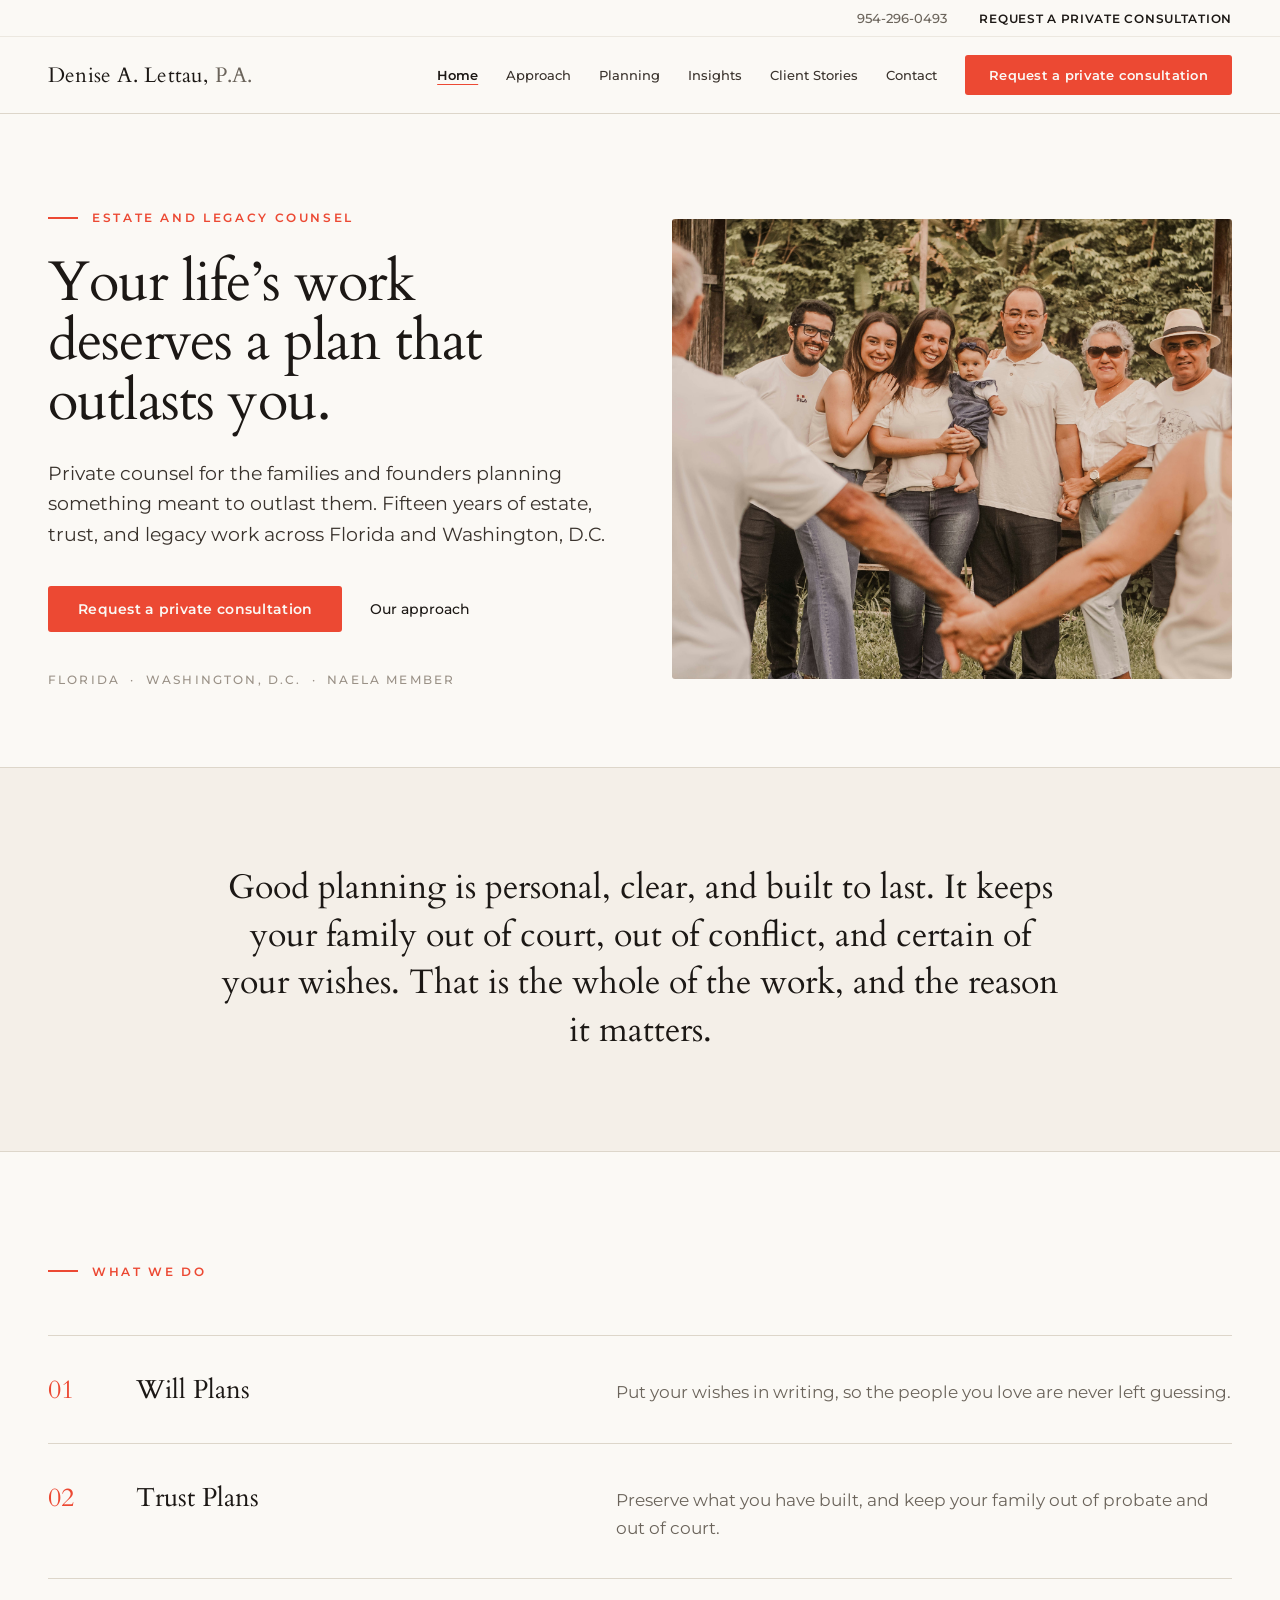
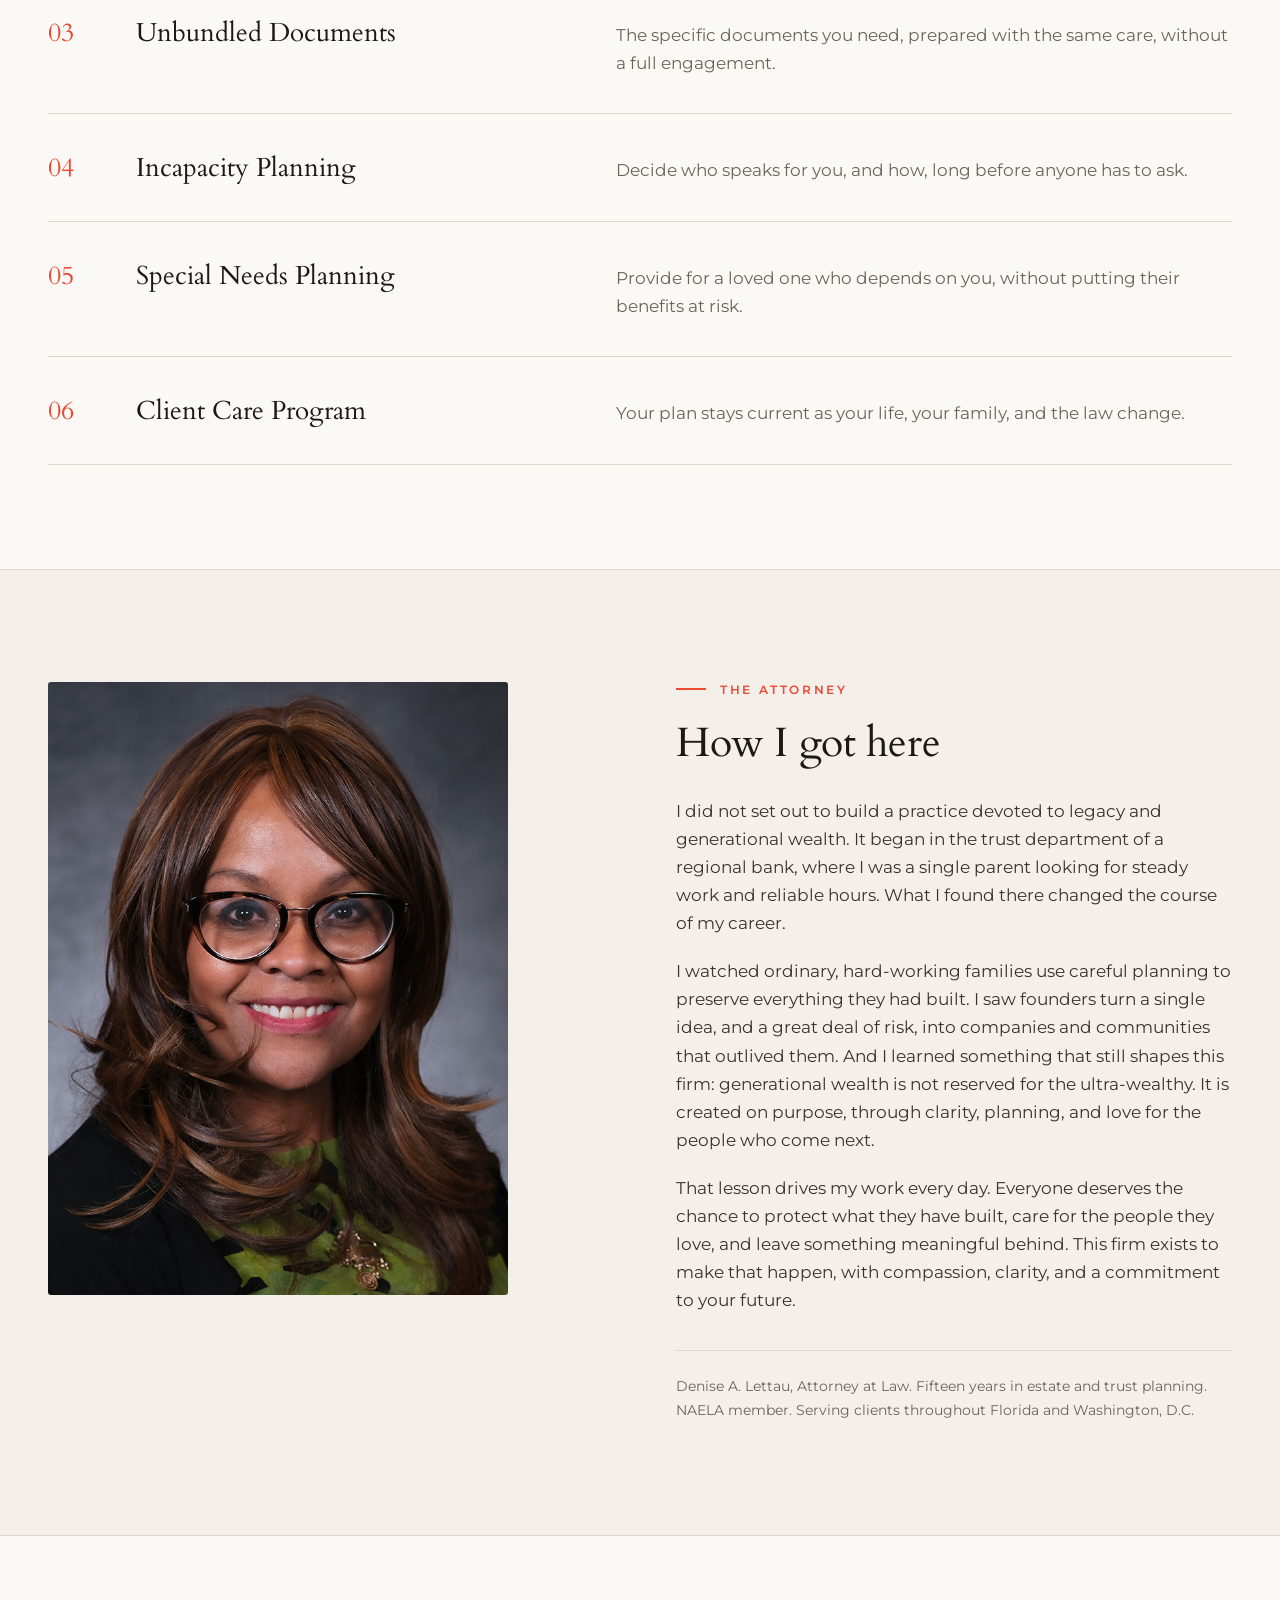
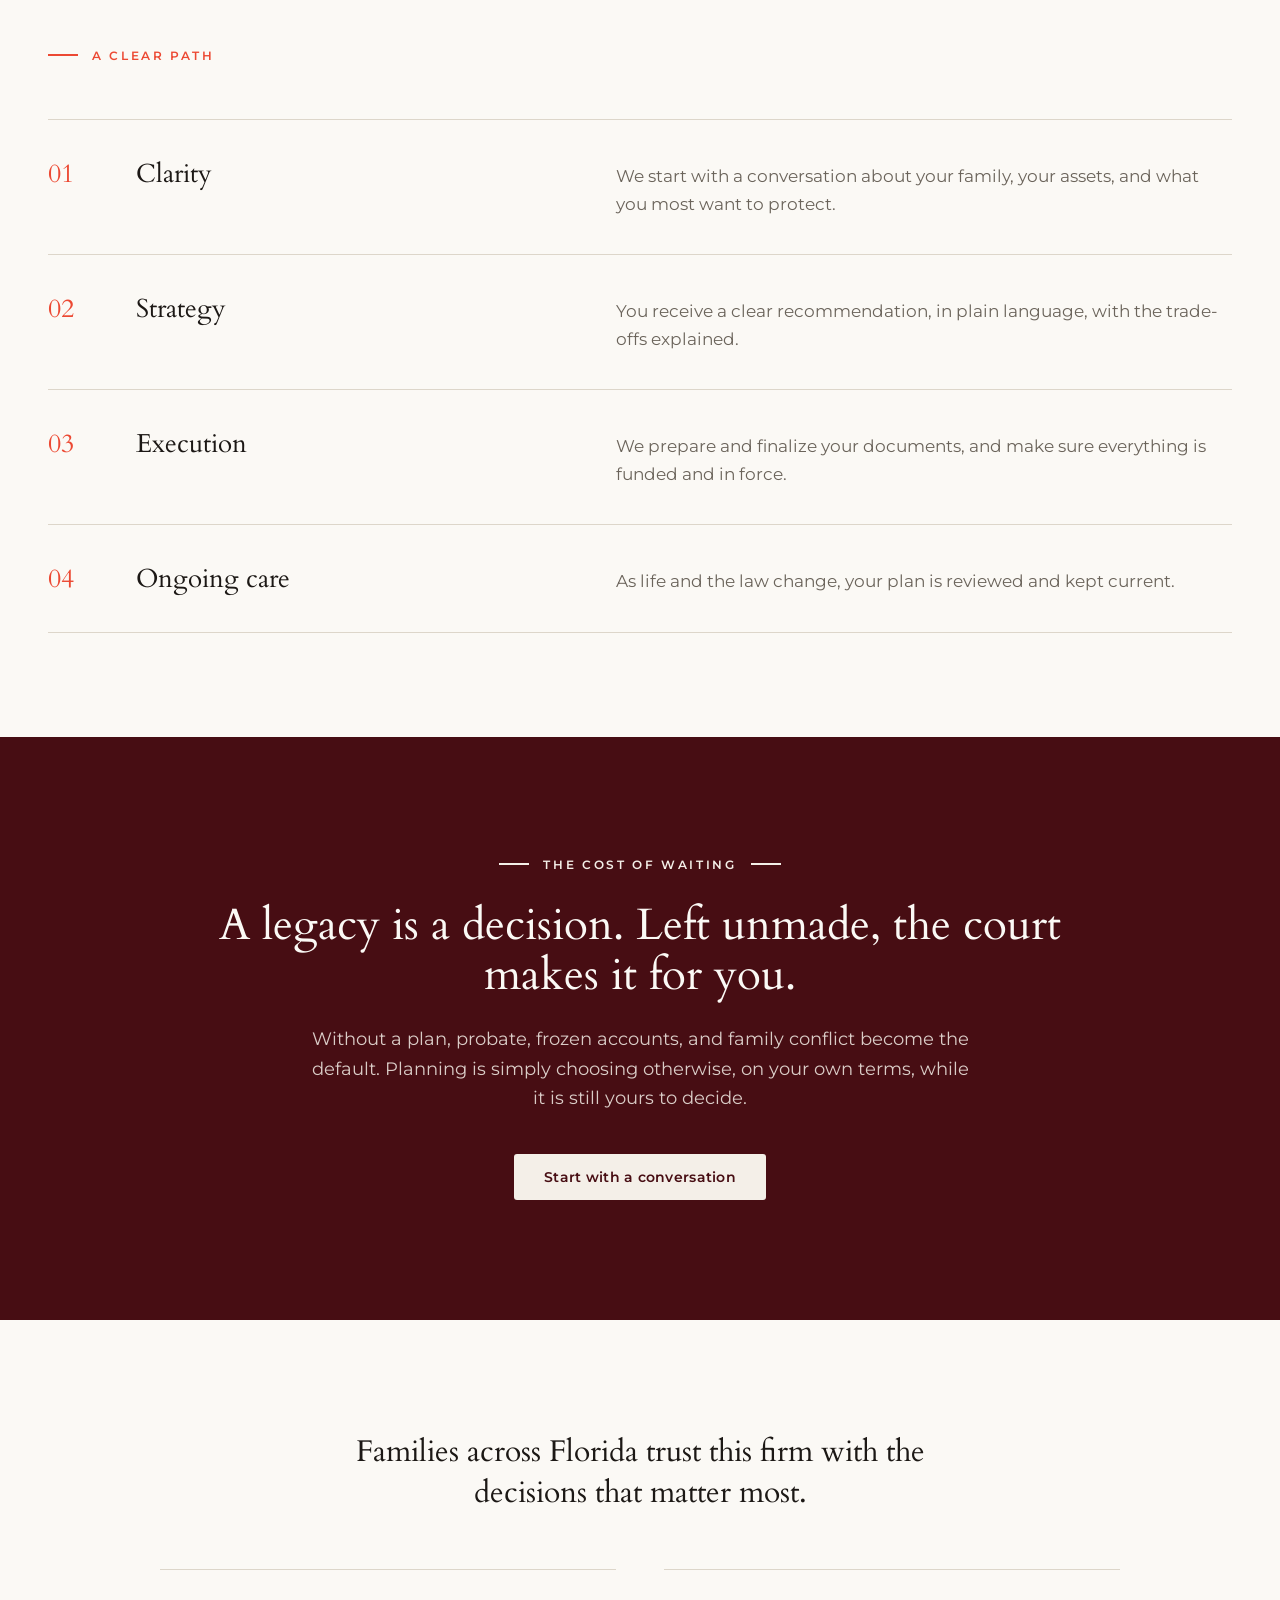
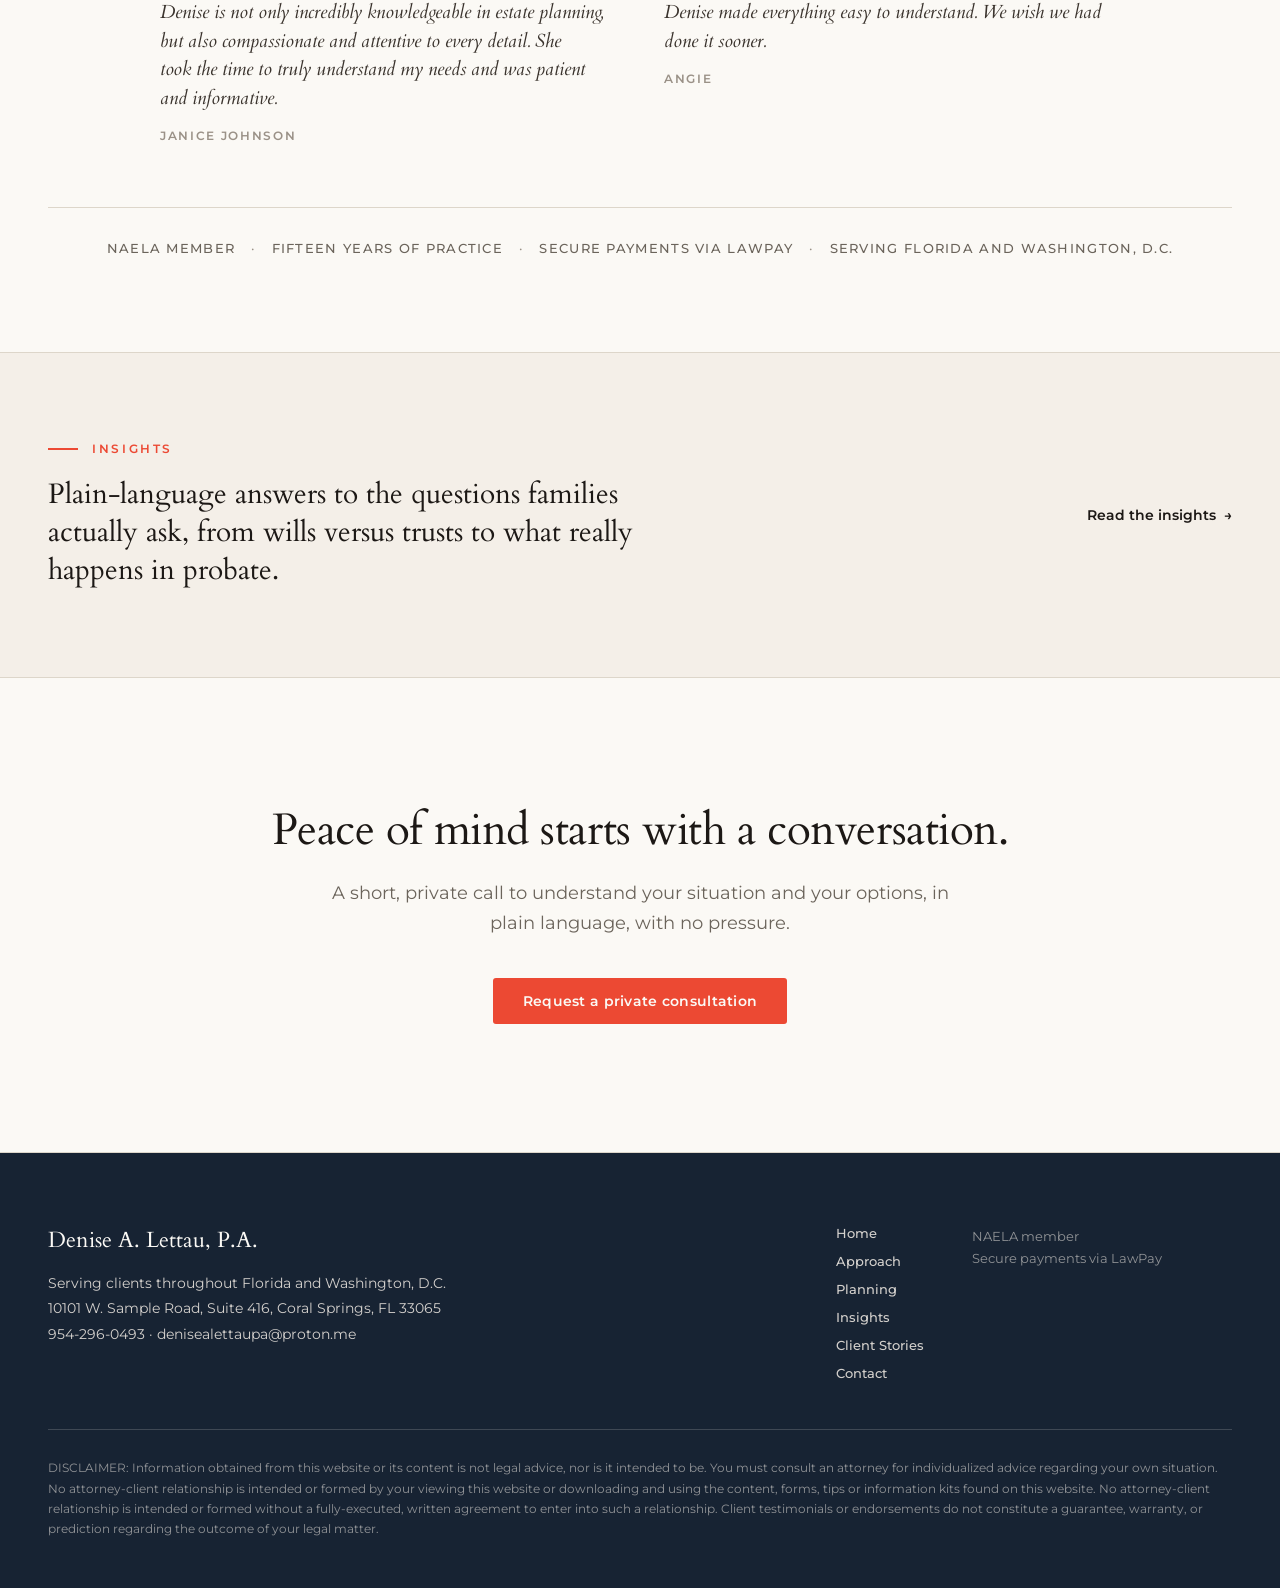
<file: index.html>
<!DOCTYPE html>
<html lang="en">
<head>
<meta charset="utf-8">
<meta name="viewport" content="width=device-width, initial-scale=1">
<title>Denise A. Lettau, P.A. — Estate, Trust, and Legacy Planning</title>
<meta name="description" content="Private counsel for estate, trust, and legacy planning across Florida and Washington, D.C. Boutique life & legacy planning by Denise A. Lettau, P.A.">
<link rel="preconnect" href="https://fonts.googleapis.com">
<link rel="preconnect" href="https://fonts.gstatic.com" crossorigin>
<link href="https://fonts.googleapis.com/css2?family=Cardo:ital,wght@0,400;0,700;1,400&family=Montserrat:wght@400;500;600&display=swap" rel="stylesheet">
<link rel="stylesheet" href="assets/site.css">
</head>
<body>
<div style="background: #FBF9F5; min-height: 100vh">

  <!-- Utility bar -->
  <div style="display: flex; justify-content: flex-end; align-items: center; gap: 32px; max-width: 1200px; margin: 0 auto; padding: 10px 48px; font-size: 13px; color: #6B645B">
    <a href="tel:954-296-0493" style="color: #6B645B; font-weight: 500">954-296-0493</a>
    <a href="contact.html" style="color: #1C1815; font-weight: 600; font-size: 12px; letter-spacing: 0.06em; text-transform: uppercase">Request a private consultation</a>
  </div>
  <div style="height: 1px; background: #DDD6CA; transform: scaleY(0.5)"></div>

  <!-- Nav -->
  <nav style="position: sticky; top: 0; z-index: 50; background: rgba(251,249,245,0.94); backdrop-filter: blur(8px); border-bottom: 0.5px solid #DDD6CA">
    <div style="display: flex; align-items: center; justify-content: space-between; gap: 32px; max-width: 1200px; margin: 0 auto; padding: 18px 48px; flex-wrap: wrap">
      <a href="index.html" style="font-family: 'Cardo', Georgia, serif; font-size: 21px; color: #1C1815; text-decoration: none; letter-spacing: 0.01em; white-space: nowrap">Denise A. Lettau, <span style="color: #6B645B">P.A.</span></a>
      <button type="button" class="menu-btn" style="background: none; border: 1px solid #DDD6CA; border-radius: 3px; padding: 10px 18px; font-family: 'Montserrat', system-ui, sans-serif; font-size: 12px; font-weight: 600; letter-spacing: 0.08em; text-transform: uppercase; color: #1C1815; cursor: pointer">Menu</button>
      <div class="nav-links" style="display: flex; align-items: center; gap: 28px; flex-wrap: wrap">
        <a href="index.html" style="font-size: 13px; font-weight: 600; color: #1C1815; text-decoration: underline; text-decoration-color: #EC4933; text-underline-offset: 4px">Home</a>
        <a href="approach.html" style="font-size: 13px; font-weight: 500; color: #3A332D">Approach</a>
        <a href="planning.html" style="font-size: 13px; font-weight: 500; color: #3A332D">Planning</a>
        <a href="insights.html" style="font-size: 13px; font-weight: 500; color: #3A332D">Insights</a>
        <a href="client-stories.html" style="font-size: 13px; font-weight: 500; color: #3A332D">Client Stories</a>
        <a href="contact.html" style="font-size: 13px; font-weight: 500; color: #3A332D">Contact</a>
        <a href="contact.html" class="btn-red" style="background: #EC4933; color: #FBF9F5; font-size: 13px; font-weight: 600; letter-spacing: 0.02em; padding: 12px 24px; border-radius: 3px; text-decoration: none; white-space: nowrap">Request a private consultation</a>
      </div>
    </div>
    <div class="nav-mobile" style="flex-direction: column; padding: 4px 24px 16px; border-top: 0.5px solid #DDD6CA">
      <a href="index.html" style="padding: 13px 0; font-size: 15px; font-weight: 500; color: #1C1815; text-decoration: none; border-bottom: 0.5px solid #DDD6CA">Home</a>
      <a href="approach.html" style="padding: 13px 0; font-size: 15px; font-weight: 500; color: #1C1815; text-decoration: none; border-bottom: 0.5px solid #DDD6CA">Approach</a>
      <a href="planning.html" style="padding: 13px 0; font-size: 15px; font-weight: 500; color: #1C1815; text-decoration: none; border-bottom: 0.5px solid #DDD6CA">Planning</a>
      <a href="insights.html" style="padding: 13px 0; font-size: 15px; font-weight: 500; color: #1C1815; text-decoration: none; border-bottom: 0.5px solid #DDD6CA">Insights</a>
      <a href="client-stories.html" style="padding: 13px 0; font-size: 15px; font-weight: 500; color: #1C1815; text-decoration: none; border-bottom: 0.5px solid #DDD6CA">Client Stories</a>
      <a href="contact.html" style="padding: 13px 0; font-size: 15px; font-weight: 500; color: #1C1815; text-decoration: none; border-bottom: 0.5px solid #DDD6CA">Contact</a>
    </div>
  </nav>

  <!-- 1. Hero -->
  <header data-reveal="1" style="max-width: 1200px; margin: 0 auto; padding: 96px 48px 80px; display: grid; grid-template-columns: repeat(auto-fit, minmax(340px, 1fr)); gap: 64px; align-items: center">
    <div>
      <div style="display: flex; align-items: center; gap: 14px; margin-bottom: 28px">
        <div style="width: 30px; height: 2px; background: #EC4933"></div>
        <span style="font-size: 12px; font-weight: 600; letter-spacing: 0.22em; text-transform: uppercase; color: #EC4933">Estate and Legacy Counsel</span>
      </div>
      <h1 style="font-family: 'Cardo', Georgia, serif; font-weight: 400; font-size: clamp(38px, 4.5vw, 56px); line-height: 1.06; letter-spacing: -0.015em; color: #1C1815; margin: 0 0 28px; text-wrap: pretty">Your life&rsquo;s work deserves a plan that outlasts you.</h1>
      <p style="font-size: 19px; line-height: 1.6; color: #3A332D; margin: 0 0 36px; max-width: 52ch; text-wrap: pretty">Private counsel for the families and founders planning something meant to outlast them. Fifteen years of estate, trust, and legacy work across Florida and Washington, D.C.</p>
      <div style="display: flex; align-items: center; gap: 28px; flex-wrap: wrap; margin-bottom: 40px">
        <a href="contact.html" class="btn-red" style="background: #EC4933; color: #FBF9F5; font-size: 14px; font-weight: 600; letter-spacing: 0.02em; padding: 14px 30px; border-radius: 3px; text-decoration: none">Request a private consultation</a>
        <a href="#approach" style="font-size: 14px; font-weight: 500; color: #1C1815">Our approach</a>
      </div>
      <div style="font-size: 12px; font-weight: 500; letter-spacing: 0.18em; text-transform: uppercase; color: #9A9187">Florida &nbsp;·&nbsp; Washington, D.C. &nbsp;·&nbsp; NAELA member</div>
    </div>
    <div style="position: relative; min-height: 460px">
      <img src="images/hero-sample.jpg" alt="A family across generations together in warm, natural light" style="position: absolute; inset: 0; width: 100%; height: 100%; object-fit: cover; border-radius: 3px">
    </div>
  </header>

  <!-- 2. Philosophy -->
  <section data-reveal="1" style="border-top: 0.5px solid #DDD6CA; border-bottom: 0.5px solid #DDD6CA; background: #F4EFE8">
    <div style="max-width: 880px; margin: 0 auto; padding: 96px 48px; text-align: center">
      <p style="font-family: 'Cardo', Georgia, serif; font-size: clamp(26px, 3vw, 34px); line-height: 1.4; color: #1C1815; margin: 0; text-wrap: pretty">Good planning is personal, clear, and built to last. It keeps your family out of court, out of conflict, and certain of your wishes. That is the whole of the work, and the reason it matters.</p>
    </div>
  </section>

  <!-- 3. Practice areas -->
  <section data-reveal="1" id="planning" style="max-width: 1200px; margin: 0 auto; padding: 112px 48px 104px">
    <div style="display: flex; align-items: center; gap: 14px; margin-bottom: 56px">
      <div style="width: 30px; height: 2px; background: #EC4933"></div>
      <span style="font-size: 12px; font-weight: 600; letter-spacing: 0.22em; text-transform: uppercase; color: #EC4933">What we do</span>
    </div>
    <div style="border-top: 0.5px solid #DDD6CA">
      <div style="display: flex; flex-wrap: wrap; gap: 24px; align-items: baseline; padding: 36px 0; border-bottom: 0.5px solid #DDD6CA">
        <div style="font-family: 'Cardo', Georgia, serif; font-size: 26px; color: #EC4933; flex: 0 0 64px">01</div>
        <h3 style="font-family: 'Cardo', Georgia, serif; font-weight: 400; font-size: 26px; line-height: 1.25; color: #1C1815; margin: 0; flex: 1 1 220px">Will Plans</h3>
        <p style="font-size: 17px; line-height: 1.65; color: #6B645B; margin: 0; flex: 1 1 380px; text-wrap: pretty">Put your wishes in writing, so the people you love are never left guessing.</p>
      </div>
      <div style="display: flex; flex-wrap: wrap; gap: 24px; align-items: baseline; padding: 36px 0; border-bottom: 0.5px solid #DDD6CA">
        <div style="font-family: 'Cardo', Georgia, serif; font-size: 26px; color: #EC4933; flex: 0 0 64px">02</div>
        <h3 style="font-family: 'Cardo', Georgia, serif; font-weight: 400; font-size: 26px; line-height: 1.25; color: #1C1815; margin: 0; flex: 1 1 220px">Trust Plans</h3>
        <p style="font-size: 17px; line-height: 1.65; color: #6B645B; margin: 0; flex: 1 1 380px; text-wrap: pretty">Preserve what you have built, and keep your family out of probate and out of court.</p>
      </div>
      <div style="display: flex; flex-wrap: wrap; gap: 24px; align-items: baseline; padding: 36px 0; border-bottom: 0.5px solid #DDD6CA">
        <div style="font-family: 'Cardo', Georgia, serif; font-size: 26px; color: #EC4933; flex: 0 0 64px">03</div>
        <h3 style="font-family: 'Cardo', Georgia, serif; font-weight: 400; font-size: 26px; line-height: 1.25; color: #1C1815; margin: 0; flex: 1 1 220px">Unbundled Documents</h3>
        <p style="font-size: 17px; line-height: 1.65; color: #6B645B; margin: 0; flex: 1 1 380px; text-wrap: pretty">The specific documents you need, prepared with the same care, without a full engagement.</p>
      </div>
      <div style="display: flex; flex-wrap: wrap; gap: 24px; align-items: baseline; padding: 36px 0; border-bottom: 0.5px solid #DDD6CA">
        <div style="font-family: 'Cardo', Georgia, serif; font-size: 26px; color: #EC4933; flex: 0 0 64px">04</div>
        <h3 style="font-family: 'Cardo', Georgia, serif; font-weight: 400; font-size: 26px; line-height: 1.25; color: #1C1815; margin: 0; flex: 1 1 220px">Incapacity Planning</h3>
        <p style="font-size: 17px; line-height: 1.65; color: #6B645B; margin: 0; flex: 1 1 380px; text-wrap: pretty">Decide who speaks for you, and how, long before anyone has to ask.</p>
      </div>
      <div style="display: flex; flex-wrap: wrap; gap: 24px; align-items: baseline; padding: 36px 0; border-bottom: 0.5px solid #DDD6CA">
        <div style="font-family: 'Cardo', Georgia, serif; font-size: 26px; color: #EC4933; flex: 0 0 64px">05</div>
        <h3 style="font-family: 'Cardo', Georgia, serif; font-weight: 400; font-size: 26px; line-height: 1.25; color: #1C1815; margin: 0; flex: 1 1 220px">Special Needs Planning</h3>
        <p style="font-size: 17px; line-height: 1.65; color: #6B645B; margin: 0; flex: 1 1 380px; text-wrap: pretty">Provide for a loved one who depends on you, without putting their benefits at risk.</p>
      </div>
      <div style="display: flex; flex-wrap: wrap; gap: 24px; align-items: baseline; padding: 36px 0; border-bottom: 0.5px solid #DDD6CA">
        <div style="font-family: 'Cardo', Georgia, serif; font-size: 26px; color: #EC4933; flex: 0 0 64px">06</div>
        <h3 style="font-family: 'Cardo', Georgia, serif; font-weight: 400; font-size: 26px; line-height: 1.25; color: #1C1815; margin: 0; flex: 1 1 220px">Client Care Program</h3>
        <p style="font-size: 17px; line-height: 1.65; color: #6B645B; margin: 0; flex: 1 1 380px; text-wrap: pretty">Your plan stays current as your life, your family, and the law change.</p>
      </div>
    </div>
  </section>

  <!-- 4. Meet Denise -->
  <section data-reveal="1" id="approach" style="background: #F4EFE8; border-top: 0.5px solid #DDD6CA; border-bottom: 0.5px solid #DDD6CA">
    <div style="max-width: 1200px; margin: 0 auto; padding: 112px 48px; display: grid; grid-template-columns: repeat(auto-fit, minmax(320px, 1fr)); gap: 72px; align-items: start">
      <div style="position: relative; aspect-ratio: 3 / 4; max-width: 460px">
        <img src="images/portrait-home.jpg" alt="Portrait of Denise A. Lettau in warm, natural light" style="position: absolute; inset: 0; width: 100%; height: 100%; object-fit: cover; border-radius: 3px">
      </div>
      <div>
        <div style="display: flex; align-items: center; gap: 14px; margin-bottom: 24px">
          <div style="width: 30px; height: 2px; background: #EC4933"></div>
          <span style="font-size: 12px; font-weight: 600; letter-spacing: 0.22em; text-transform: uppercase; color: #EC4933">The attorney</span>
        </div>
        <h2 style="font-family: 'Cardo', Georgia, serif; font-weight: 400; font-size: clamp(30px, 3.2vw, 44px); line-height: 1.08; letter-spacing: -0.01em; color: #1C1815; margin: 0 0 32px">How I got here</h2>
        <div style="display: flex; flex-direction: column; gap: 20px; font-size: 17px; line-height: 1.65; color: #3A332D">
          <p style="margin: 0; text-wrap: pretty">I did not set out to build a practice devoted to legacy and generational wealth. It began in the trust department of a regional bank, where I was a single parent looking for steady work and reliable hours. What I found there changed the course of my career.</p>
          <p style="margin: 0; text-wrap: pretty">I watched ordinary, hard-working families use careful planning to preserve everything they had built. I saw founders turn a single idea, and a great deal of risk, into companies and communities that outlived them. And I learned something that still shapes this firm: generational wealth is not reserved for the ultra-wealthy. It is created on purpose, through clarity, planning, and love for the people who come next.</p>
          <p style="margin: 0; text-wrap: pretty">That lesson drives my work every day. Everyone deserves the chance to protect what they have built, care for the people they love, and leave something meaningful behind. This firm exists to make that happen, with compassion, clarity, and a commitment to your future.</p>
        </div>
        <div style="margin-top: 36px; padding-top: 24px; border-top: 0.5px solid #DDD6CA; font-size: 14px; line-height: 1.7; color: #6B645B">Denise A. Lettau, Attorney at Law. Fifteen years in estate and trust planning. NAELA member. Serving clients throughout Florida and Washington, D.C.</div>
      </div>
    </div>
  </section>

  <!-- 5. How we work -->
  <section data-reveal="1" style="max-width: 1200px; margin: 0 auto; padding: 112px 48px 104px">
    <div style="display: flex; align-items: center; gap: 14px; margin-bottom: 56px">
      <div style="width: 30px; height: 2px; background: #EC4933"></div>
      <span style="font-size: 12px; font-weight: 600; letter-spacing: 0.22em; text-transform: uppercase; color: #EC4933">A clear path</span>
    </div>
    <div style="border-top: 0.5px solid #DDD6CA">
      <div style="display: flex; flex-wrap: wrap; gap: 24px; align-items: baseline; padding: 36px 0; border-bottom: 0.5px solid #DDD6CA">
        <div style="font-family: 'Cardo', Georgia, serif; font-size: 26px; color: #EC4933; flex: 0 0 64px">01</div>
        <h3 style="font-family: 'Cardo', Georgia, serif; font-weight: 400; font-size: 26px; line-height: 1.25; color: #1C1815; margin: 0; flex: 1 1 220px">Clarity</h3>
        <p style="font-size: 17px; line-height: 1.65; color: #6B645B; margin: 0; flex: 1 1 380px; text-wrap: pretty">We start with a conversation about your family, your assets, and what you most want to protect.</p>
      </div>
      <div style="display: flex; flex-wrap: wrap; gap: 24px; align-items: baseline; padding: 36px 0; border-bottom: 0.5px solid #DDD6CA">
        <div style="font-family: 'Cardo', Georgia, serif; font-size: 26px; color: #EC4933; flex: 0 0 64px">02</div>
        <h3 style="font-family: 'Cardo', Georgia, serif; font-weight: 400; font-size: 26px; line-height: 1.25; color: #1C1815; margin: 0; flex: 1 1 220px">Strategy</h3>
        <p style="font-size: 17px; line-height: 1.65; color: #6B645B; margin: 0; flex: 1 1 380px; text-wrap: pretty">You receive a clear recommendation, in plain language, with the trade-offs explained.</p>
      </div>
      <div style="display: flex; flex-wrap: wrap; gap: 24px; align-items: baseline; padding: 36px 0; border-bottom: 0.5px solid #DDD6CA">
        <div style="font-family: 'Cardo', Georgia, serif; font-size: 26px; color: #EC4933; flex: 0 0 64px">03</div>
        <h3 style="font-family: 'Cardo', Georgia, serif; font-weight: 400; font-size: 26px; line-height: 1.25; color: #1C1815; margin: 0; flex: 1 1 220px">Execution</h3>
        <p style="font-size: 17px; line-height: 1.65; color: #6B645B; margin: 0; flex: 1 1 380px; text-wrap: pretty">We prepare and finalize your documents, and make sure everything is funded and in force.</p>
      </div>
      <div style="display: flex; flex-wrap: wrap; gap: 24px; align-items: baseline; padding: 36px 0; border-bottom: 0.5px solid #DDD6CA">
        <div style="font-family: 'Cardo', Georgia, serif; font-size: 26px; color: #EC4933; flex: 0 0 64px">04</div>
        <h3 style="font-family: 'Cardo', Georgia, serif; font-weight: 400; font-size: 26px; line-height: 1.25; color: #1C1815; margin: 0; flex: 1 1 220px">Ongoing care</h3>
        <p style="font-size: 17px; line-height: 1.65; color: #6B645B; margin: 0; flex: 1 1 380px; text-wrap: pretty">As life and the law change, your plan is reviewed and kept current.</p>
      </div>
    </div>
  </section>

  <!-- 6. The moment (oxblood band) -->
  <section data-reveal="1" style="background: #470D13">
    <div style="max-width: 880px; margin: 0 auto; padding: 120px 48px; text-align: center">
      <div style="display: flex; align-items: center; justify-content: center; gap: 14px; margin-bottom: 28px">
        <div style="width: 30px; height: 2px; background: #F4EFE8"></div>
        <span style="font-size: 12px; font-weight: 600; letter-spacing: 0.22em; text-transform: uppercase; color: #F4EFE8">The cost of waiting</span>
        <div style="width: 30px; height: 2px; background: #F4EFE8"></div>
      </div>
      <h2 style="font-family: 'Cardo', Georgia, serif; font-weight: 400; font-size: clamp(30px, 3.6vw, 44px); line-height: 1.15; color: #FBF9F5; margin: 0 0 24px; text-wrap: pretty">A legacy is a decision. Left unmade, the court makes it for you.</h2>
      <p style="font-size: 18px; line-height: 1.65; color: rgba(244,239,232,0.85); margin: 0 auto 40px; max-width: 56ch; text-wrap: pretty">Without a plan, probate, frozen accounts, and family conflict become the default. Planning is simply choosing otherwise, on your own terms, while it is still yours to decide.</p>
      <a href="#contact" class="btn-bone" style="display: inline-block; background: #F4EFE8; color: #470D13; font-size: 14px; font-weight: 600; letter-spacing: 0.02em; padding: 14px 30px; border-radius: 3px; text-decoration: none">Start with a conversation</a>
    </div>
  </section>

  <!-- 7. Proof -->
  <section data-reveal="1" id="client-stories" style="max-width: 1200px; margin: 0 auto; padding: 112px 48px 96px; text-align: center">
    <p style="font-family: 'Cardo', Georgia, serif; font-size: clamp(24px, 2.6vw, 30px); line-height: 1.35; color: #1C1815; margin: 0 auto 56px; max-width: 40ch; text-wrap: pretty">Families across Florida trust this firm with the decisions that matter most.</p>
    <div style="display: grid; grid-template-columns: repeat(auto-fit, minmax(300px, 1fr)); gap: 48px; text-align: left; margin-bottom: 64px; max-width: 960px; margin-left: auto; margin-right: auto">
      <div style="border-top: 0.5px solid #DDD6CA; padding-top: 28px">
        <p style="font-family: 'Cardo', Georgia, serif; font-style: italic; font-size: 19px; line-height: 1.5; color: #3A332D; margin: 0 0 16px; text-wrap: pretty">Denise is not only incredibly knowledgeable in estate planning, but also compassionate and attentive to every detail. She took the time to truly understand my needs and was patient and informative.</p>
        <div style="font-size: 12px; font-weight: 600; letter-spacing: 0.14em; text-transform: uppercase; color: #9A9187">Janice Johnson</div>
      </div>
      <div style="border-top: 0.5px solid #DDD6CA; padding-top: 28px">
        <p style="font-family: 'Cardo', Georgia, serif; font-style: italic; font-size: 19px; line-height: 1.5; color: #3A332D; margin: 0 0 16px; text-wrap: pretty">Denise made everything easy to understand. We wish we had done it sooner.</p>
        <div style="font-size: 12px; font-weight: 600; letter-spacing: 0.14em; text-transform: uppercase; color: #9A9187">Angie</div>
      </div>
    </div>
    <div style="border-top: 0.5px solid #DDD6CA; padding-top: 32px; display: flex; justify-content: center; flex-wrap: wrap; column-gap: 16px; row-gap: 8px; font-size: 13px; font-weight: 500; letter-spacing: 0.1em; text-transform: uppercase; color: #6B645B">
      <span>NAELA member</span><span style="color: #9A9187">·</span>
      <span>Fifteen years of practice</span><span style="color: #9A9187">·</span>
      <span>Secure payments via LawPay</span><span style="color: #9A9187">·</span>
      <span>Serving Florida and Washington, D.C.</span>
    </div>
  </section>

  <!-- 8. Insights preview -->
  <section data-reveal="1" id="insights" style="background: #F4EFE8; border-top: 0.5px solid #DDD6CA; border-bottom: 0.5px solid #DDD6CA">
    <div style="max-width: 1200px; margin: 0 auto; padding: 88px 48px; display: flex; flex-wrap: wrap; align-items: center; justify-content: space-between; gap: 40px">
      <div style="flex: 1 1 480px">
        <div style="display: flex; align-items: center; gap: 14px; margin-bottom: 20px">
          <div style="width: 30px; height: 2px; background: #EC4933"></div>
          <span style="font-size: 12px; font-weight: 600; letter-spacing: 0.22em; text-transform: uppercase; color: #EC4933">Insights</span>
        </div>
        <p style="font-family: 'Cardo', Georgia, serif; font-size: clamp(22px, 2.4vw, 28px); line-height: 1.35; color: #1C1815; margin: 0; max-width: 46ch; text-wrap: pretty">Plain-language answers to the questions families actually ask, from wills versus trusts to what really happens in probate.</p>
      </div>
      <a href="insights.html" style="font-size: 14px; font-weight: 600; color: #1C1815; white-space: nowrap">Read the insights&nbsp;&nbsp;→</a>
    </div>
  </section>

  <!-- 9. Closing CTA -->
  <section data-reveal="1" id="contact" style="max-width: 880px; margin: 0 auto; padding: 128px 48px; text-align: center">
    <h2 style="font-family: 'Cardo', Georgia, serif; font-weight: 400; font-size: clamp(32px, 3.6vw, 44px); line-height: 1.1; letter-spacing: -0.01em; color: #1C1815; margin: 0 0 24px; text-wrap: pretty">Peace of mind starts with a conversation.</h2>
    <p style="font-size: 18px; line-height: 1.65; color: #6B645B; margin: 0 auto 40px; max-width: 52ch; text-wrap: pretty">A short, private call to understand your situation and your options, in plain language, with no pressure.</p>
    <a href="contact.html" class="btn-red" style="display: inline-block; background: #EC4933; color: #FBF9F5; font-size: 14px; font-weight: 600; letter-spacing: 0.02em; padding: 14px 30px; border-radius: 3px; text-decoration: none">Request a private consultation</a>
  </section>

  <!-- 10. Footer -->
  <footer style="background: #172333; border-top: 0.5px solid #DDD6CA">
    <div style="max-width: 1200px; margin: 0 auto; padding: 72px 48px 48px">
      <div style="display: flex; flex-wrap: wrap; justify-content: space-between; gap: 48px; padding-bottom: 48px">
        <div style="flex: 1 1 320px">
          <div style="font-family: 'Cardo', Georgia, serif; font-size: 22px; color: #FBF9F5; margin-bottom: 16px">Denise A. Lettau, P.A.</div>
          <div style="font-size: 14px; line-height: 1.8; color: rgba(244,239,232,0.85)">
            Serving clients throughout Florida and Washington, D.C.<br>
            10101 W. Sample Road, Suite 416, Coral Springs, FL 33065<br>
            <a href="tel:954-296-0493" style="color: rgba(244,239,232,0.85)">954-296-0493</a> · <a href="mailto:denisealettaupa@proton.me" style="color: rgba(244,239,232,0.85)">denisealettaupa@proton.me</a>
          </div>
        </div>
        <div style="display: flex; flex-direction: column; gap: 12px">
          <a href="index.html" style="font-size: 13px; font-weight: 500; color: rgba(244,239,232,0.85)">Home</a>
          <a href="approach.html" style="font-size: 13px; font-weight: 500; color: rgba(244,239,232,0.85)">Approach</a>
          <a href="planning.html" style="font-size: 13px; font-weight: 500; color: rgba(244,239,232,0.85)">Planning</a>
          <a href="insights.html" style="font-size: 13px; font-weight: 500; color: rgba(244,239,232,0.85)">Insights</a>
          <a href="client-stories.html" style="font-size: 13px; font-weight: 500; color: rgba(244,239,232,0.85)">Client Stories</a>
          <a href="contact.html" style="font-size: 13px; font-weight: 500; color: rgba(244,239,232,0.85)">Contact</a>
        </div>
        <div style="flex: 0 1 260px; font-size: 13px; line-height: 1.7; color: rgba(244,239,232,0.55)">
          NAELA member<br>
          Secure payments via LawPay
        </div>
      </div>
      <div style="border-top: 0.5px solid rgba(244,239,232,0.18); padding-top: 28px; font-size: 12px; line-height: 1.7; color: rgba(244,239,232,0.55); text-wrap: pretty">
        DISCLAIMER: Information obtained from this website or its content is not legal advice, nor is it intended to be. You must consult an attorney for individualized advice regarding your own situation. No attorney-client relationship is intended or formed by your viewing this website or downloading and using the content, forms, tips or information kits found on this website. No attorney-client relationship is intended or formed without a fully-executed, written agreement to enter into such a relationship. Client testimonials or endorsements do not constitute a guarantee, warranty, or prediction regarding the outcome of your legal matter.
      </div>
    </div>
  </footer>

</div>
<script src="assets/site.js"></script>
</body>
</html>
</file>
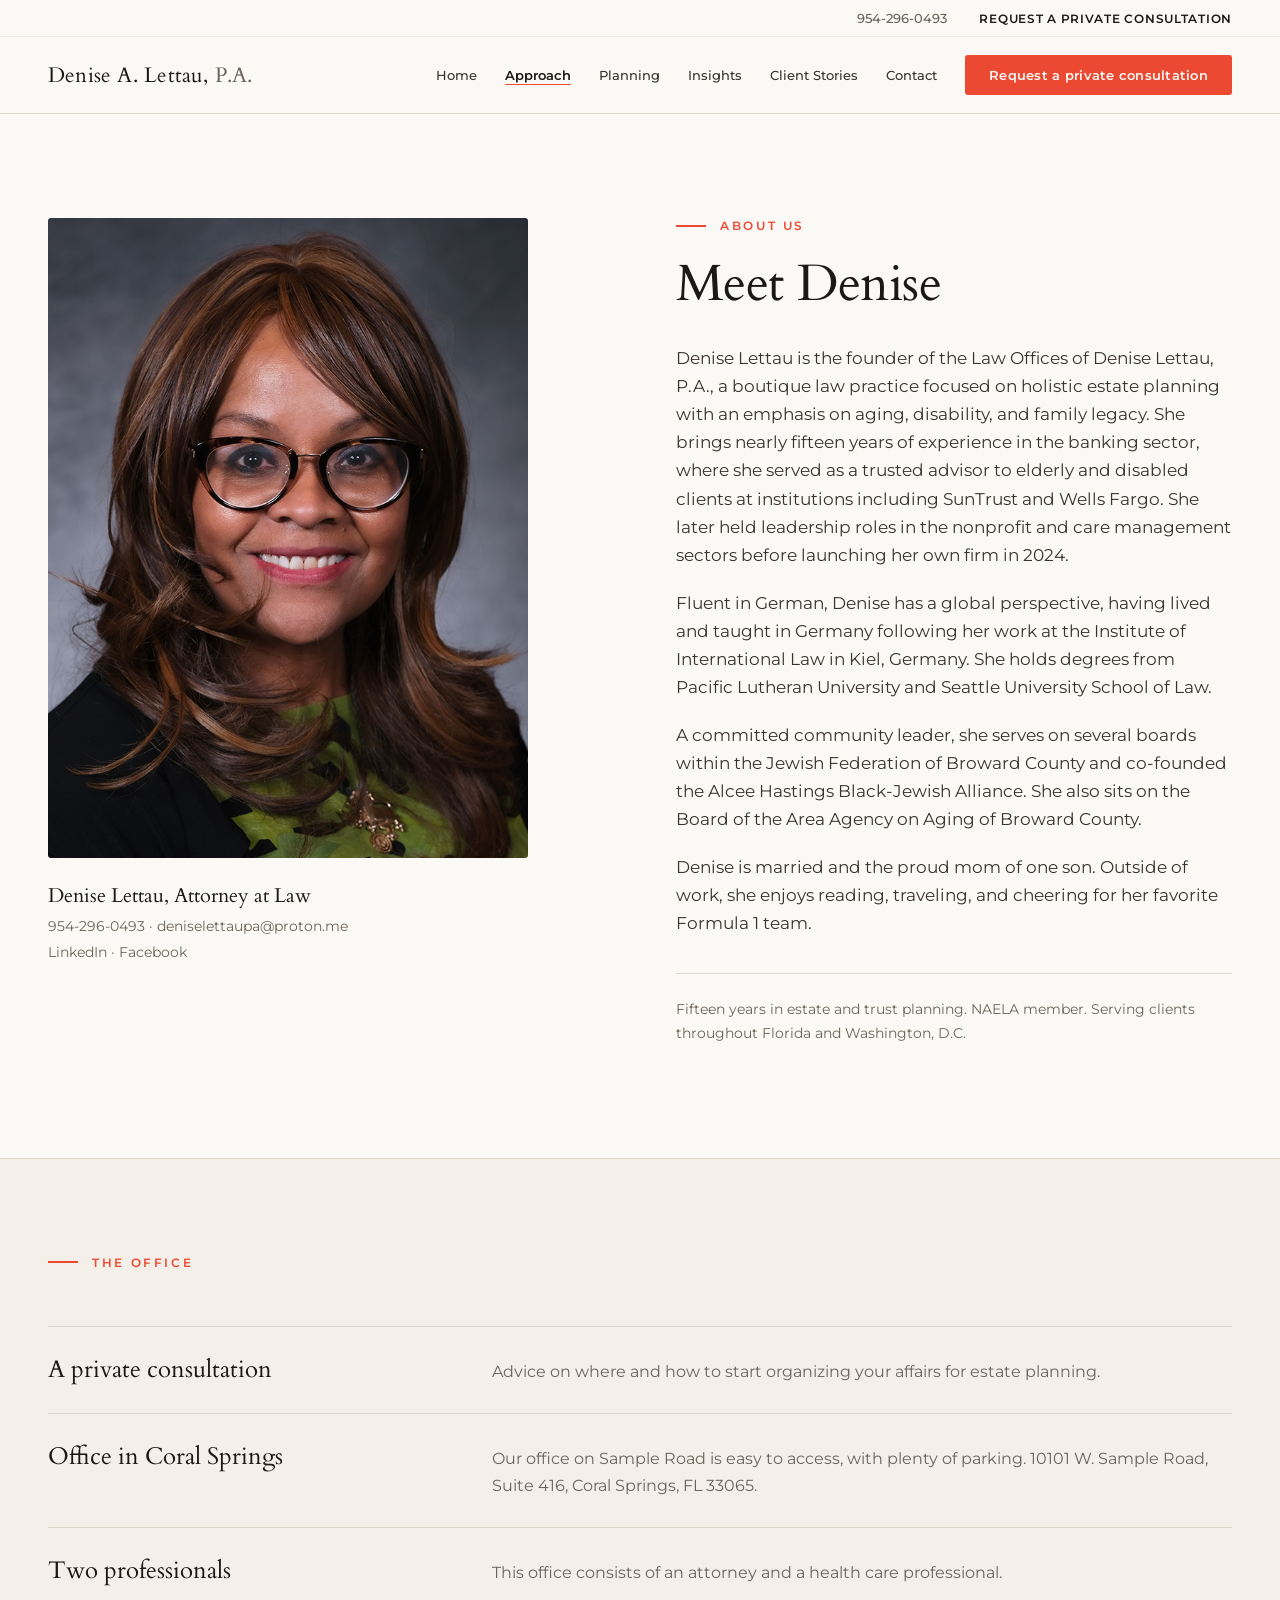
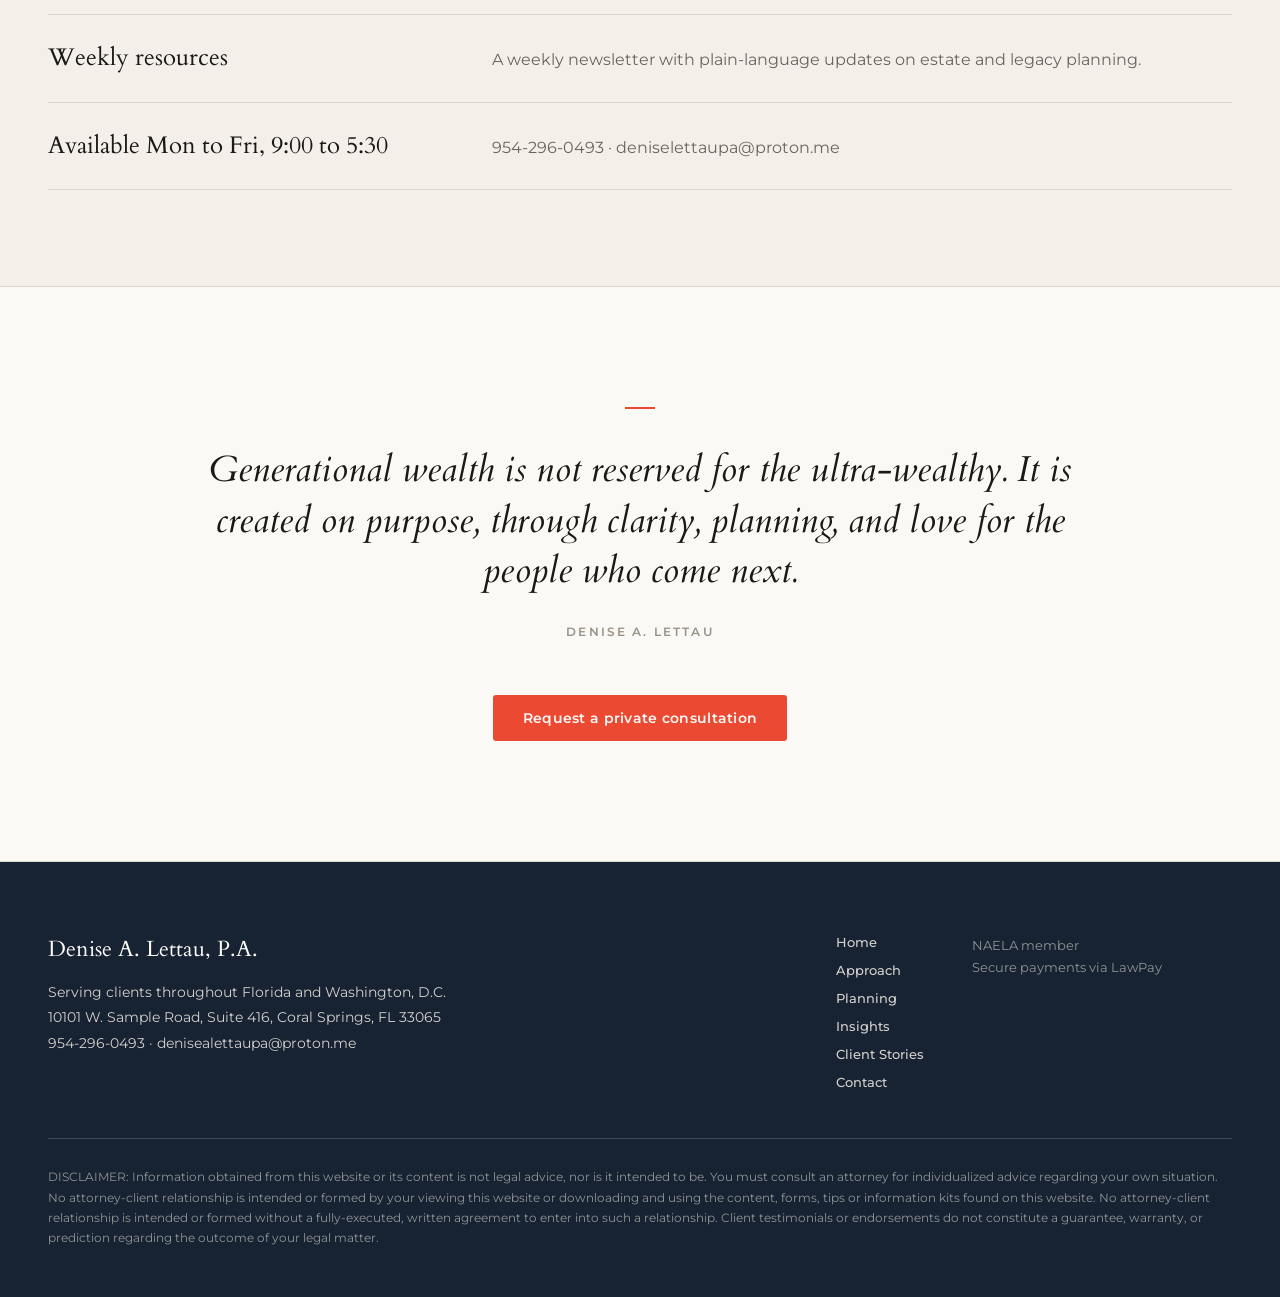
<file: approach.html>
<!DOCTYPE html>
<html lang="en">
<head>
<meta charset="utf-8">
<meta name="viewport" content="width=device-width, initial-scale=1">
<title>About — Denise A. Lettau, P.A.</title>
<meta name="description" content="Meet Denise A. Lettau — founder of a boutique estate planning practice focused on aging, disability, and family legacy, serving Florida and Washington, D.C.">
<link rel="preconnect" href="https://fonts.googleapis.com">
<link rel="preconnect" href="https://fonts.gstatic.com" crossorigin>
<link href="https://fonts.googleapis.com/css2?family=Cardo:ital,wght@0,400;0,700;1,400&family=Montserrat:wght@400;500;600&display=swap" rel="stylesheet">
<link rel="stylesheet" href="assets/site.css">
</head>
<body>
<div style="background: #FBF9F5; min-height: 100vh">

  <!-- Utility bar -->
  <div style="display: flex; justify-content: flex-end; align-items: center; gap: 32px; max-width: 1200px; margin: 0 auto; padding: 10px 48px; font-size: 13px; color: #6B645B">
    <a href="tel:954-296-0493" style="color: #6B645B; font-weight: 500">954-296-0493</a>
    <a href="contact.html" style="color: #1C1815; font-weight: 600; font-size: 12px; letter-spacing: 0.06em; text-transform: uppercase">Request a private consultation</a>
  </div>
  <div style="height: 1px; background: #DDD6CA; transform: scaleY(0.5)"></div>

  <!-- Nav -->
  <nav style="position: sticky; top: 0; z-index: 50; background: rgba(251,249,245,0.94); backdrop-filter: blur(8px); border-bottom: 0.5px solid #DDD6CA">
    <div style="display: flex; align-items: center; justify-content: space-between; gap: 32px; max-width: 1200px; margin: 0 auto; padding: 18px 48px; flex-wrap: wrap">
      <a href="index.html" style="font-family: 'Cardo', Georgia, serif; font-size: 21px; color: #1C1815; text-decoration: none; letter-spacing: 0.01em; white-space: nowrap">Denise A. Lettau, <span style="color: #6B645B">P.A.</span></a>
      <button type="button" class="menu-btn" style="background: none; border: 1px solid #DDD6CA; border-radius: 3px; padding: 10px 18px; font-family: 'Montserrat', system-ui, sans-serif; font-size: 12px; font-weight: 600; letter-spacing: 0.08em; text-transform: uppercase; color: #1C1815; cursor: pointer">Menu</button>
      <div class="nav-links" style="display: flex; align-items: center; gap: 28px; flex-wrap: wrap">
        <a href="index.html" style="font-size: 13px; font-weight: 500; color: #3A332D">Home</a>
        <a href="approach.html" style="font-size: 13px; font-weight: 600; color: #1C1815; text-decoration: underline; text-decoration-color: #EC4933; text-underline-offset: 4px">Approach</a>
        <a href="planning.html" style="font-size: 13px; font-weight: 500; color: #3A332D">Planning</a>
        <a href="insights.html" style="font-size: 13px; font-weight: 500; color: #3A332D">Insights</a>
        <a href="client-stories.html" style="font-size: 13px; font-weight: 500; color: #3A332D">Client Stories</a>
        <a href="contact.html" style="font-size: 13px; font-weight: 500; color: #3A332D">Contact</a>
        <a href="contact.html" class="btn-red" style="background: #EC4933; color: #FBF9F5; font-size: 13px; font-weight: 600; letter-spacing: 0.02em; padding: 12px 24px; border-radius: 3px; text-decoration: none; white-space: nowrap">Request a private consultation</a>
      </div>
    </div>
    <div class="nav-mobile" style="flex-direction: column; padding: 4px 24px 16px; border-top: 0.5px solid #DDD6CA">
      <a href="index.html" style="padding: 13px 0; font-size: 15px; font-weight: 500; color: #1C1815; text-decoration: none; border-bottom: 0.5px solid #DDD6CA">Home</a>
      <a href="approach.html" style="padding: 13px 0; font-size: 15px; font-weight: 500; color: #1C1815; text-decoration: none; border-bottom: 0.5px solid #DDD6CA">Approach</a>
      <a href="planning.html" style="padding: 13px 0; font-size: 15px; font-weight: 500; color: #1C1815; text-decoration: none; border-bottom: 0.5px solid #DDD6CA">Planning</a>
      <a href="insights.html" style="padding: 13px 0; font-size: 15px; font-weight: 500; color: #1C1815; text-decoration: none; border-bottom: 0.5px solid #DDD6CA">Insights</a>
      <a href="client-stories.html" style="padding: 13px 0; font-size: 15px; font-weight: 500; color: #1C1815; text-decoration: none; border-bottom: 0.5px solid #DDD6CA">Client Stories</a>
      <a href="contact.html" style="padding: 13px 0; font-size: 15px; font-weight: 500; color: #1C1815; text-decoration: none; border-bottom: 0.5px solid #DDD6CA">Contact</a>
    </div>
  </nav>

  <!-- Header + bio -->
  <section data-reveal="1" style="max-width: 1200px; margin: 0 auto; padding: 104px 48px 112px; display: grid; grid-template-columns: repeat(auto-fit, minmax(320px, 1fr)); gap: 72px; align-items: start">
    <div>
      <div style="position: relative; aspect-ratio: 3 / 4; max-width: 480px">
        <img src="images/portrait-about.jpg" alt="Portrait of Denise A. Lettau in warm, natural light" style="position: absolute; inset: 0; width: 100%; height: 100%; object-fit: cover; border-radius: 3px">
      </div>
      <div style="margin-top: 24px; display: flex; flex-direction: column; gap: 8px; font-size: 14px; color: #6B645B">
        <div style="font-family: 'Cardo', Georgia, serif; font-size: 20px; color: #1C1815">Denise Lettau, Attorney at Law</div>
        <div><a href="tel:954-296-0493" style="color: #6B645B">954-296-0493</a> · <a href="mailto:deniselettaupa@proton.me" style="color: #6B645B">deniselettaupa@proton.me</a></div>
        <div><a href="https://www.linkedin.com/in/denise-lettau-7952067/" target="_blank" rel="noopener" style="color: #6B645B">LinkedIn</a> · <a href="https://www.facebook.com/denise.lettau.2024" target="_blank" rel="noopener" style="color: #6B645B">Facebook</a></div>
      </div>
    </div>
    <div>
      <div style="display: flex; align-items: center; gap: 14px; margin-bottom: 24px">
        <div style="width: 30px; height: 2px; background: #EC4933"></div>
        <span style="font-size: 12px; font-weight: 600; letter-spacing: 0.22em; text-transform: uppercase; color: #EC4933">About us</span>
      </div>
      <h1 style="font-family: 'Cardo', Georgia, serif; font-weight: 400; font-size: clamp(36px, 4vw, 52px); line-height: 1.08; letter-spacing: -0.01em; color: #1C1815; margin: 0 0 32px">Meet Denise</h1>
      <div style="display: flex; flex-direction: column; gap: 20px; font-size: 17px; line-height: 1.65; color: #3A332D">
        <p style="margin: 0; text-wrap: pretty">Denise Lettau is the founder of the Law Offices of Denise Lettau, P.A., a boutique law practice focused on holistic estate planning with an emphasis on aging, disability, and family legacy. She brings nearly fifteen years of experience in the banking sector, where she served as a trusted advisor to elderly and disabled clients at institutions including SunTrust and Wells Fargo. She later held leadership roles in the nonprofit and care management sectors before launching her own firm in 2024.</p>
        <p style="margin: 0; text-wrap: pretty">Fluent in German, Denise has a global perspective, having lived and taught in Germany following her work at the Institute of International Law in Kiel, Germany. She holds degrees from Pacific Lutheran University and Seattle University School of Law.</p>
        <p style="margin: 0; text-wrap: pretty">A committed community leader, she serves on several boards within the Jewish Federation of Broward County and co-founded the Alcee Hastings Black-Jewish Alliance. She also sits on the Board of the Area Agency on Aging of Broward County.</p>
        <p style="margin: 0; text-wrap: pretty">Denise is married and the proud mom of one son. Outside of work, she enjoys reading, traveling, and cheering for her favorite Formula 1 team.</p>
      </div>
      <div style="margin-top: 36px; padding-top: 24px; border-top: 0.5px solid #DDD6CA; font-size: 14px; line-height: 1.7; color: #6B645B">Fifteen years in estate and trust planning. NAELA member. Serving clients throughout Florida and Washington, D.C.</div>
    </div>
  </section>

  <!-- The office -->
  <section data-reveal="1" style="background: #F4EFE8; border-top: 0.5px solid #DDD6CA; border-bottom: 0.5px solid #DDD6CA">
    <div style="max-width: 1200px; margin: 0 auto; padding: 96px 48px">
      <div style="display: flex; align-items: center; gap: 14px; margin-bottom: 56px">
        <div style="width: 30px; height: 2px; background: #EC4933"></div>
        <span style="font-size: 12px; font-weight: 600; letter-spacing: 0.22em; text-transform: uppercase; color: #EC4933">The office</span>
      </div>
      <div style="border-top: 0.5px solid #DDD6CA">
        <div style="display: flex; flex-wrap: wrap; gap: 24px; align-items: baseline; padding: 28px 0; border-bottom: 0.5px solid #DDD6CA">
          <h3 style="font-family: 'Cardo', Georgia, serif; font-weight: 400; font-size: 24px; line-height: 1.25; color: #1C1815; margin: 0; flex: 1 1 240px">A private consultation</h3>
          <p style="font-size: 16px; line-height: 1.65; color: #6B645B; margin: 0; flex: 2 1 380px; text-wrap: pretty">Advice on where and how to start organizing your affairs for estate planning.</p>
        </div>
        <div style="display: flex; flex-wrap: wrap; gap: 24px; align-items: baseline; padding: 28px 0; border-bottom: 0.5px solid #DDD6CA">
          <h3 style="font-family: 'Cardo', Georgia, serif; font-weight: 400; font-size: 24px; line-height: 1.25; color: #1C1815; margin: 0; flex: 1 1 240px">Office in Coral Springs</h3>
          <p style="font-size: 16px; line-height: 1.65; color: #6B645B; margin: 0; flex: 2 1 380px; text-wrap: pretty">Our office on Sample Road is easy to access, with plenty of parking. 10101 W. Sample Road, Suite 416, Coral Springs, FL 33065.</p>
        </div>
        <div style="display: flex; flex-wrap: wrap; gap: 24px; align-items: baseline; padding: 28px 0; border-bottom: 0.5px solid #DDD6CA">
          <h3 style="font-family: 'Cardo', Georgia, serif; font-weight: 400; font-size: 24px; line-height: 1.25; color: #1C1815; margin: 0; flex: 1 1 240px">Two professionals</h3>
          <p style="font-size: 16px; line-height: 1.65; color: #6B645B; margin: 0; flex: 2 1 380px; text-wrap: pretty">This office consists of an attorney and a health care professional.</p>
        </div>
        <div style="display: flex; flex-wrap: wrap; gap: 24px; align-items: baseline; padding: 28px 0; border-bottom: 0.5px solid #DDD6CA">
          <h3 style="font-family: 'Cardo', Georgia, serif; font-weight: 400; font-size: 24px; line-height: 1.25; color: #1C1815; margin: 0; flex: 1 1 240px">Weekly resources</h3>
          <p style="font-size: 16px; line-height: 1.65; color: #6B645B; margin: 0; flex: 2 1 380px; text-wrap: pretty">A weekly newsletter with plain-language updates on estate and legacy planning.</p>
        </div>
        <div style="display: flex; flex-wrap: wrap; gap: 24px; align-items: baseline; padding: 28px 0; border-bottom: 0.5px solid #DDD6CA">
          <h3 style="font-family: 'Cardo', Georgia, serif; font-weight: 400; font-size: 24px; line-height: 1.25; color: #1C1815; margin: 0; flex: 1 1 240px">Available Mon to Fri, 9:00 to 5:30</h3>
          <p style="font-size: 16px; line-height: 1.65; color: #6B645B; margin: 0; flex: 2 1 380px; text-wrap: pretty">954-296-0493 · deniselettaupa@proton.me</p>
        </div>
      </div>
    </div>
  </section>

  <!-- Closing CTA -->
  <section data-reveal="1" style="max-width: 880px; margin: 0 auto; padding: 120px 48px; text-align: center">
    <div style="display: flex; justify-content: center; margin-bottom: 36px"><div style="width: 30px; height: 2px; background: #EC4933"></div></div>
    <p style="font-family: 'Cardo', Georgia, serif; font-style: italic; font-size: clamp(26px, 3vw, 36px); line-height: 1.4; color: #1C1815; margin: 0 0 28px; text-wrap: pretty">Generational wealth is not reserved for the ultra-wealthy. It is created on purpose, through clarity, planning, and love for the people who come next.</p>
    <div style="font-size: 12px; font-weight: 600; letter-spacing: 0.18em; text-transform: uppercase; color: #9A9187; margin-bottom: 56px">Denise A. Lettau</div>
    <a href="contact.html" class="btn-red" style="display: inline-block; background: #EC4933; color: #FBF9F5; font-size: 14px; font-weight: 600; letter-spacing: 0.02em; padding: 14px 30px; border-radius: 3px; text-decoration: none">Request a private consultation</a>
  </section>

  <!-- Footer -->
  <footer style="background: #172333; border-top: 0.5px solid #DDD6CA">
    <div style="max-width: 1200px; margin: 0 auto; padding: 72px 48px 48px">
      <div style="display: flex; flex-wrap: wrap; justify-content: space-between; gap: 48px; padding-bottom: 48px">
        <div style="flex: 1 1 320px">
          <div style="font-family: 'Cardo', Georgia, serif; font-size: 22px; color: #FBF9F5; margin-bottom: 16px">Denise A. Lettau, P.A.</div>
          <div style="font-size: 14px; line-height: 1.8; color: rgba(244,239,232,0.85)">
            Serving clients throughout Florida and Washington, D.C.<br>
            10101 W. Sample Road, Suite 416, Coral Springs, FL 33065<br>
            <a href="tel:954-296-0493" style="color: rgba(244,239,232,0.85)">954-296-0493</a> · <a href="mailto:denisealettaupa@proton.me" style="color: rgba(244,239,232,0.85)">denisealettaupa@proton.me</a>
          </div>
        </div>
        <div style="display: flex; flex-direction: column; gap: 12px">
          <a href="index.html" style="font-size: 13px; font-weight: 500; color: rgba(244,239,232,0.85)">Home</a>
          <a href="approach.html" style="font-size: 13px; font-weight: 500; color: rgba(244,239,232,0.85)">Approach</a>
          <a href="planning.html" style="font-size: 13px; font-weight: 500; color: rgba(244,239,232,0.85)">Planning</a>
          <a href="insights.html" style="font-size: 13px; font-weight: 500; color: rgba(244,239,232,0.85)">Insights</a>
          <a href="client-stories.html" style="font-size: 13px; font-weight: 500; color: rgba(244,239,232,0.85)">Client Stories</a>
          <a href="contact.html" style="font-size: 13px; font-weight: 500; color: rgba(244,239,232,0.85)">Contact</a>
        </div>
        <div style="flex: 0 1 260px; font-size: 13px; line-height: 1.7; color: rgba(244,239,232,0.55)">
          NAELA member<br>
          Secure payments via LawPay
        </div>
      </div>
      <div style="border-top: 0.5px solid rgba(244,239,232,0.18); padding-top: 28px; font-size: 12px; line-height: 1.7; color: rgba(244,239,232,0.55); text-wrap: pretty">
        DISCLAIMER: Information obtained from this website or its content is not legal advice, nor is it intended to be. You must consult an attorney for individualized advice regarding your own situation. No attorney-client relationship is intended or formed by your viewing this website or downloading and using the content, forms, tips or information kits found on this website. No attorney-client relationship is intended or formed without a fully-executed, written agreement to enter into such a relationship. Client testimonials or endorsements do not constitute a guarantee, warranty, or prediction regarding the outcome of your legal matter.
      </div>
    </div>
  </footer>

</div>
<script src="assets/site.js"></script>
</body>
</html>
</file>
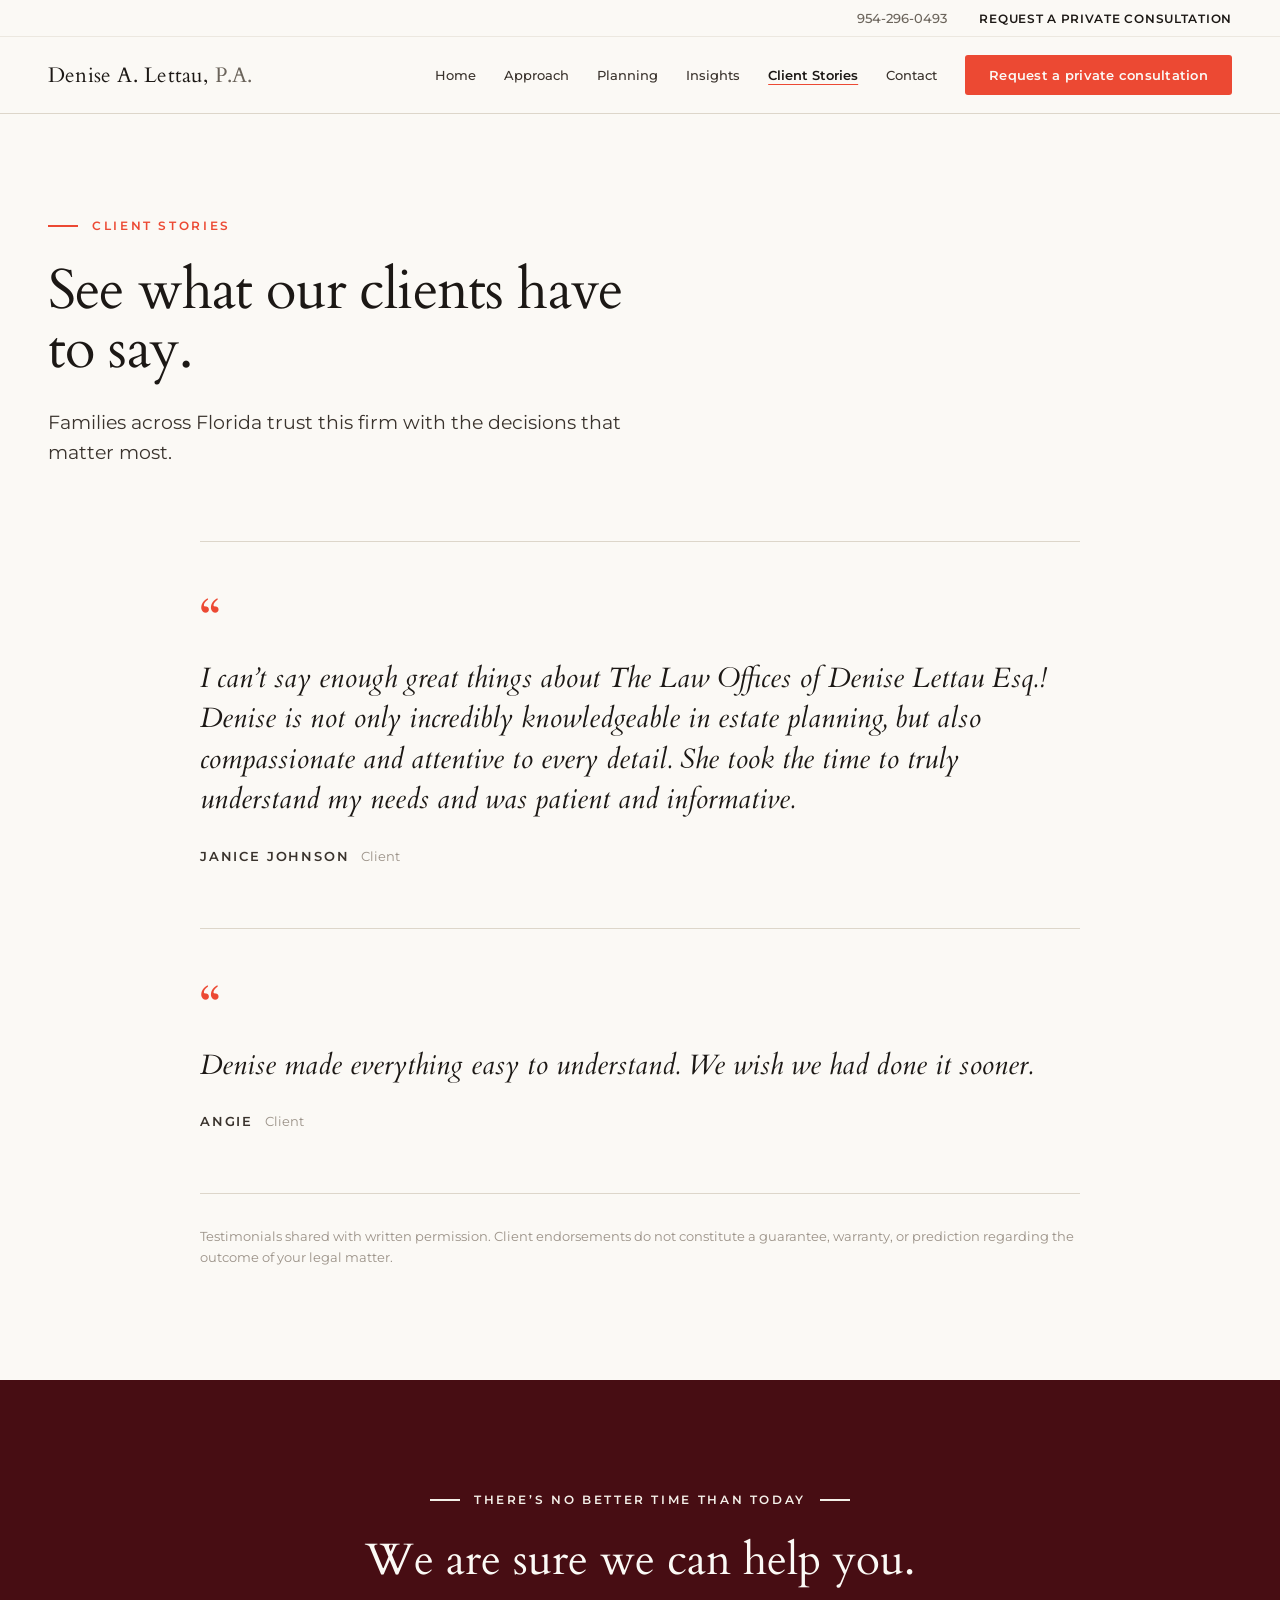
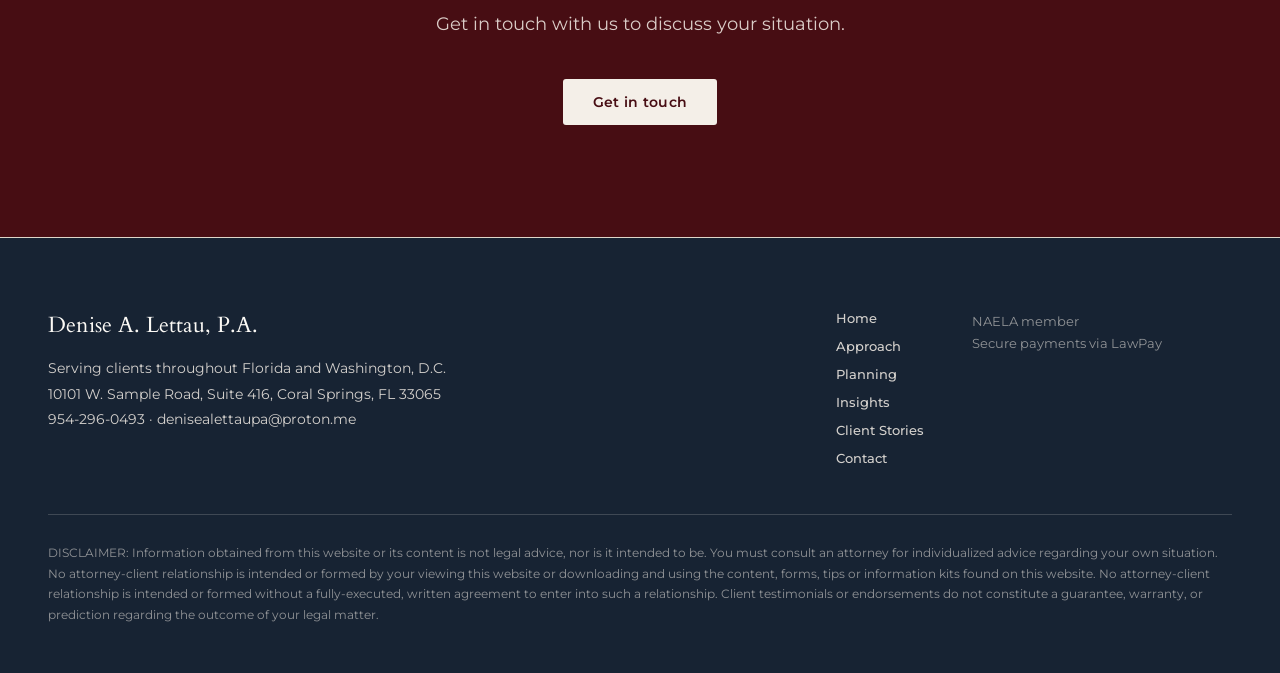
<file: client-stories.html>
<!DOCTYPE html>
<html lang="en">
<head>
<meta charset="utf-8">
<meta name="viewport" content="width=device-width, initial-scale=1">
<title>Client Stories — Denise A. Lettau, P.A.</title>
<meta name="description" content="What clients say about working with Denise A. Lettau, P.A. — compassionate, clear estate and legacy planning for families across Florida.">
<link rel="preconnect" href="https://fonts.googleapis.com">
<link rel="preconnect" href="https://fonts.gstatic.com" crossorigin>
<link href="https://fonts.googleapis.com/css2?family=Cardo:ital,wght@0,400;0,700;1,400&family=Montserrat:wght@400;500;600&display=swap" rel="stylesheet">
<link rel="stylesheet" href="assets/site.css">
</head>
<body>
<div style="background: #FBF9F5; min-height: 100vh">

  <!-- Utility bar -->
  <div style="display: flex; justify-content: flex-end; align-items: center; gap: 32px; max-width: 1200px; margin: 0 auto; padding: 10px 48px; font-size: 13px; color: #6B645B">
    <a href="tel:954-296-0493" style="color: #6B645B; font-weight: 500">954-296-0493</a>
    <a href="contact.html" style="color: #1C1815; font-weight: 600; font-size: 12px; letter-spacing: 0.06em; text-transform: uppercase">Request a private consultation</a>
  </div>
  <div style="height: 1px; background: #DDD6CA; transform: scaleY(0.5)"></div>

  <!-- Nav -->
  <nav style="position: sticky; top: 0; z-index: 50; background: rgba(251,249,245,0.94); backdrop-filter: blur(8px); border-bottom: 0.5px solid #DDD6CA">
    <div style="display: flex; align-items: center; justify-content: space-between; gap: 32px; max-width: 1200px; margin: 0 auto; padding: 18px 48px; flex-wrap: wrap">
      <a href="index.html" style="font-family: 'Cardo', Georgia, serif; font-size: 21px; color: #1C1815; text-decoration: none; letter-spacing: 0.01em; white-space: nowrap">Denise A. Lettau, <span style="color: #6B645B">P.A.</span></a>
      <button type="button" class="menu-btn" style="background: none; border: 1px solid #DDD6CA; border-radius: 3px; padding: 10px 18px; font-family: 'Montserrat', system-ui, sans-serif; font-size: 12px; font-weight: 600; letter-spacing: 0.08em; text-transform: uppercase; color: #1C1815; cursor: pointer">Menu</button>
      <div class="nav-links" style="display: flex; align-items: center; gap: 28px; flex-wrap: wrap">
        <a href="index.html" style="font-size: 13px; font-weight: 500; color: #3A332D">Home</a>
        <a href="approach.html" style="font-size: 13px; font-weight: 500; color: #3A332D">Approach</a>
        <a href="planning.html" style="font-size: 13px; font-weight: 500; color: #3A332D">Planning</a>
        <a href="insights.html" style="font-size: 13px; font-weight: 500; color: #3A332D">Insights</a>
        <a href="client-stories.html" style="font-size: 13px; font-weight: 600; color: #1C1815; text-decoration: underline; text-decoration-color: #EC4933; text-underline-offset: 4px">Client Stories</a>
        <a href="contact.html" style="font-size: 13px; font-weight: 500; color: #3A332D">Contact</a>
        <a href="contact.html" class="btn-red" style="background: #EC4933; color: #FBF9F5; font-size: 13px; font-weight: 600; letter-spacing: 0.02em; padding: 12px 24px; border-radius: 3px; text-decoration: none; white-space: nowrap">Request a private consultation</a>
      </div>
    </div>
    <div class="nav-mobile" style="flex-direction: column; padding: 4px 24px 16px; border-top: 0.5px solid #DDD6CA">
      <a href="index.html" style="padding: 13px 0; font-size: 15px; font-weight: 500; color: #1C1815; text-decoration: none; border-bottom: 0.5px solid #DDD6CA">Home</a>
      <a href="approach.html" style="padding: 13px 0; font-size: 15px; font-weight: 500; color: #1C1815; text-decoration: none; border-bottom: 0.5px solid #DDD6CA">Approach</a>
      <a href="planning.html" style="padding: 13px 0; font-size: 15px; font-weight: 500; color: #1C1815; text-decoration: none; border-bottom: 0.5px solid #DDD6CA">Planning</a>
      <a href="insights.html" style="padding: 13px 0; font-size: 15px; font-weight: 500; color: #1C1815; text-decoration: none; border-bottom: 0.5px solid #DDD6CA">Insights</a>
      <a href="client-stories.html" style="padding: 13px 0; font-size: 15px; font-weight: 500; color: #1C1815; text-decoration: none; border-bottom: 0.5px solid #DDD6CA">Client Stories</a>
      <a href="contact.html" style="padding: 13px 0; font-size: 15px; font-weight: 500; color: #1C1815; text-decoration: none; border-bottom: 0.5px solid #DDD6CA">Contact</a>
    </div>
  </nav>

  <!-- Header -->
  <header data-reveal="1" style="max-width: 1200px; margin: 0 auto; padding: 104px 48px 72px">
    <div style="display: flex; align-items: center; gap: 14px; margin-bottom: 28px">
      <div style="width: 30px; height: 2px; background: #EC4933"></div>
      <span style="font-size: 12px; font-weight: 600; letter-spacing: 0.22em; text-transform: uppercase; color: #EC4933">Client stories</span>
    </div>
    <h1 style="font-family: 'Cardo', Georgia, serif; font-weight: 400; font-size: clamp(38px, 4.5vw, 56px); line-height: 1.06; letter-spacing: -0.015em; color: #1C1815; margin: 0 0 28px; max-width: 22ch; text-wrap: pretty">See what our clients have to say.</h1>
    <p style="font-size: 19px; line-height: 1.6; color: #3A332D; margin: 0; max-width: 52ch; text-wrap: pretty">Families across Florida trust this firm with the decisions that matter most.</p>
  </header>

  <!-- Testimonials -->
  <section data-reveal="1" style="max-width: 880px; margin: 0 auto; padding: 0 48px 112px">
    <div style="border-top: 0.5px solid #DDD6CA">
      <div style="padding: 64px 0; border-bottom: 0.5px solid #DDD6CA">
        <div style="font-family: 'Cardo', Georgia, serif; font-size: 56px; line-height: 0.5; color: #EC4933; margin-bottom: 24px">&ldquo;</div>
        <p style="font-family: 'Cardo', Georgia, serif; font-style: italic; font-size: clamp(22px, 2.4vw, 28px); line-height: 1.45; color: #1C1815; margin: 0 0 28px; text-wrap: pretty">I can&rsquo;t say enough great things about The Law Offices of Denise Lettau Esq.! Denise is not only incredibly knowledgeable in estate planning, but also compassionate and attentive to every detail. She took the time to truly understand my needs and was patient and informative.</p>
        <div style="display: flex; align-items: baseline; gap: 12px">
          <span style="font-size: 13px; font-weight: 600; letter-spacing: 0.14em; text-transform: uppercase; color: #3A332D">Janice Johnson</span>
          <span style="font-size: 13px; color: #9A9187">Client</span>
        </div>
      </div>
      <div style="padding: 64px 0; border-bottom: 0.5px solid #DDD6CA">
        <div style="font-family: 'Cardo', Georgia, serif; font-size: 56px; line-height: 0.5; color: #EC4933; margin-bottom: 24px">&ldquo;</div>
        <p style="font-family: 'Cardo', Georgia, serif; font-style: italic; font-size: clamp(22px, 2.4vw, 28px); line-height: 1.45; color: #1C1815; margin: 0 0 28px; text-wrap: pretty">Denise made everything easy to understand. We wish we had done it sooner.</p>
        <div style="display: flex; align-items: baseline; gap: 12px">
          <span style="font-size: 13px; font-weight: 600; letter-spacing: 0.14em; text-transform: uppercase; color: #3A332D">Angie</span>
          <span style="font-size: 13px; color: #9A9187">Client</span>
        </div>
      </div>
    </div>
    <p style="margin: 32px 0 0; font-size: 13px; line-height: 1.6; color: #9A9187">Testimonials shared with written permission. Client endorsements do not constitute a guarantee, warranty, or prediction regarding the outcome of your legal matter.</p>
  </section>

  <!-- Oxblood band -->
  <section data-reveal="1" style="background: #470D13">
    <div style="max-width: 880px; margin: 0 auto; padding: 112px 48px; text-align: center">
      <div style="display: flex; align-items: center; justify-content: center; gap: 14px; margin-bottom: 28px">
        <div style="width: 30px; height: 2px; background: #F4EFE8"></div>
        <span style="font-size: 12px; font-weight: 600; letter-spacing: 0.22em; text-transform: uppercase; color: #F4EFE8">There&rsquo;s no better time than today</span>
        <div style="width: 30px; height: 2px; background: #F4EFE8"></div>
      </div>
      <h2 style="font-family: 'Cardo', Georgia, serif; font-weight: 400; font-size: clamp(30px, 3.6vw, 44px); line-height: 1.15; color: #FBF9F5; margin: 0 0 24px; text-wrap: pretty">We are sure we can help you.</h2>
      <p style="font-size: 18px; line-height: 1.65; color: rgba(244,239,232,0.85); margin: 0 auto 40px; max-width: 48ch; text-wrap: pretty">Get in touch with us to discuss your situation.</p>
      <a href="contact.html" class="btn-bone" style="display: inline-block; background: #F4EFE8; color: #470D13; font-size: 14px; font-weight: 600; letter-spacing: 0.02em; padding: 14px 30px; border-radius: 3px; text-decoration: none">Get in touch</a>
    </div>
  </section>

  <!-- Footer -->
  <footer style="background: #172333; border-top: 0.5px solid #DDD6CA">
    <div style="max-width: 1200px; margin: 0 auto; padding: 72px 48px 48px">
      <div style="display: flex; flex-wrap: wrap; justify-content: space-between; gap: 48px; padding-bottom: 48px">
        <div style="flex: 1 1 320px">
          <div style="font-family: 'Cardo', Georgia, serif; font-size: 22px; color: #FBF9F5; margin-bottom: 16px">Denise A. Lettau, P.A.</div>
          <div style="font-size: 14px; line-height: 1.8; color: rgba(244,239,232,0.85)">
            Serving clients throughout Florida and Washington, D.C.<br>
            10101 W. Sample Road, Suite 416, Coral Springs, FL 33065<br>
            <a href="tel:954-296-0493" style="color: rgba(244,239,232,0.85)">954-296-0493</a> · <a href="mailto:denisealettaupa@proton.me" style="color: rgba(244,239,232,0.85)">denisealettaupa@proton.me</a>
          </div>
        </div>
        <div style="display: flex; flex-direction: column; gap: 12px">
          <a href="index.html" style="font-size: 13px; font-weight: 500; color: rgba(244,239,232,0.85)">Home</a>
          <a href="approach.html" style="font-size: 13px; font-weight: 500; color: rgba(244,239,232,0.85)">Approach</a>
          <a href="planning.html" style="font-size: 13px; font-weight: 500; color: rgba(244,239,232,0.85)">Planning</a>
          <a href="insights.html" style="font-size: 13px; font-weight: 500; color: rgba(244,239,232,0.85)">Insights</a>
          <a href="client-stories.html" style="font-size: 13px; font-weight: 500; color: rgba(244,239,232,0.85)">Client Stories</a>
          <a href="contact.html" style="font-size: 13px; font-weight: 500; color: rgba(244,239,232,0.85)">Contact</a>
        </div>
        <div style="flex: 0 1 260px; font-size: 13px; line-height: 1.7; color: rgba(244,239,232,0.55)">
          NAELA member<br>
          Secure payments via LawPay
        </div>
      </div>
      <div style="border-top: 0.5px solid rgba(244,239,232,0.18); padding-top: 28px; font-size: 12px; line-height: 1.7; color: rgba(244,239,232,0.55); text-wrap: pretty">
        DISCLAIMER: Information obtained from this website or its content is not legal advice, nor is it intended to be. You must consult an attorney for individualized advice regarding your own situation. No attorney-client relationship is intended or formed by your viewing this website or downloading and using the content, forms, tips or information kits found on this website. No attorney-client relationship is intended or formed without a fully-executed, written agreement to enter into such a relationship. Client testimonials or endorsements do not constitute a guarantee, warranty, or prediction regarding the outcome of your legal matter.
      </div>
    </div>
  </footer>

</div>
<script src="assets/site.js"></script>
</body>
</html>
</file>
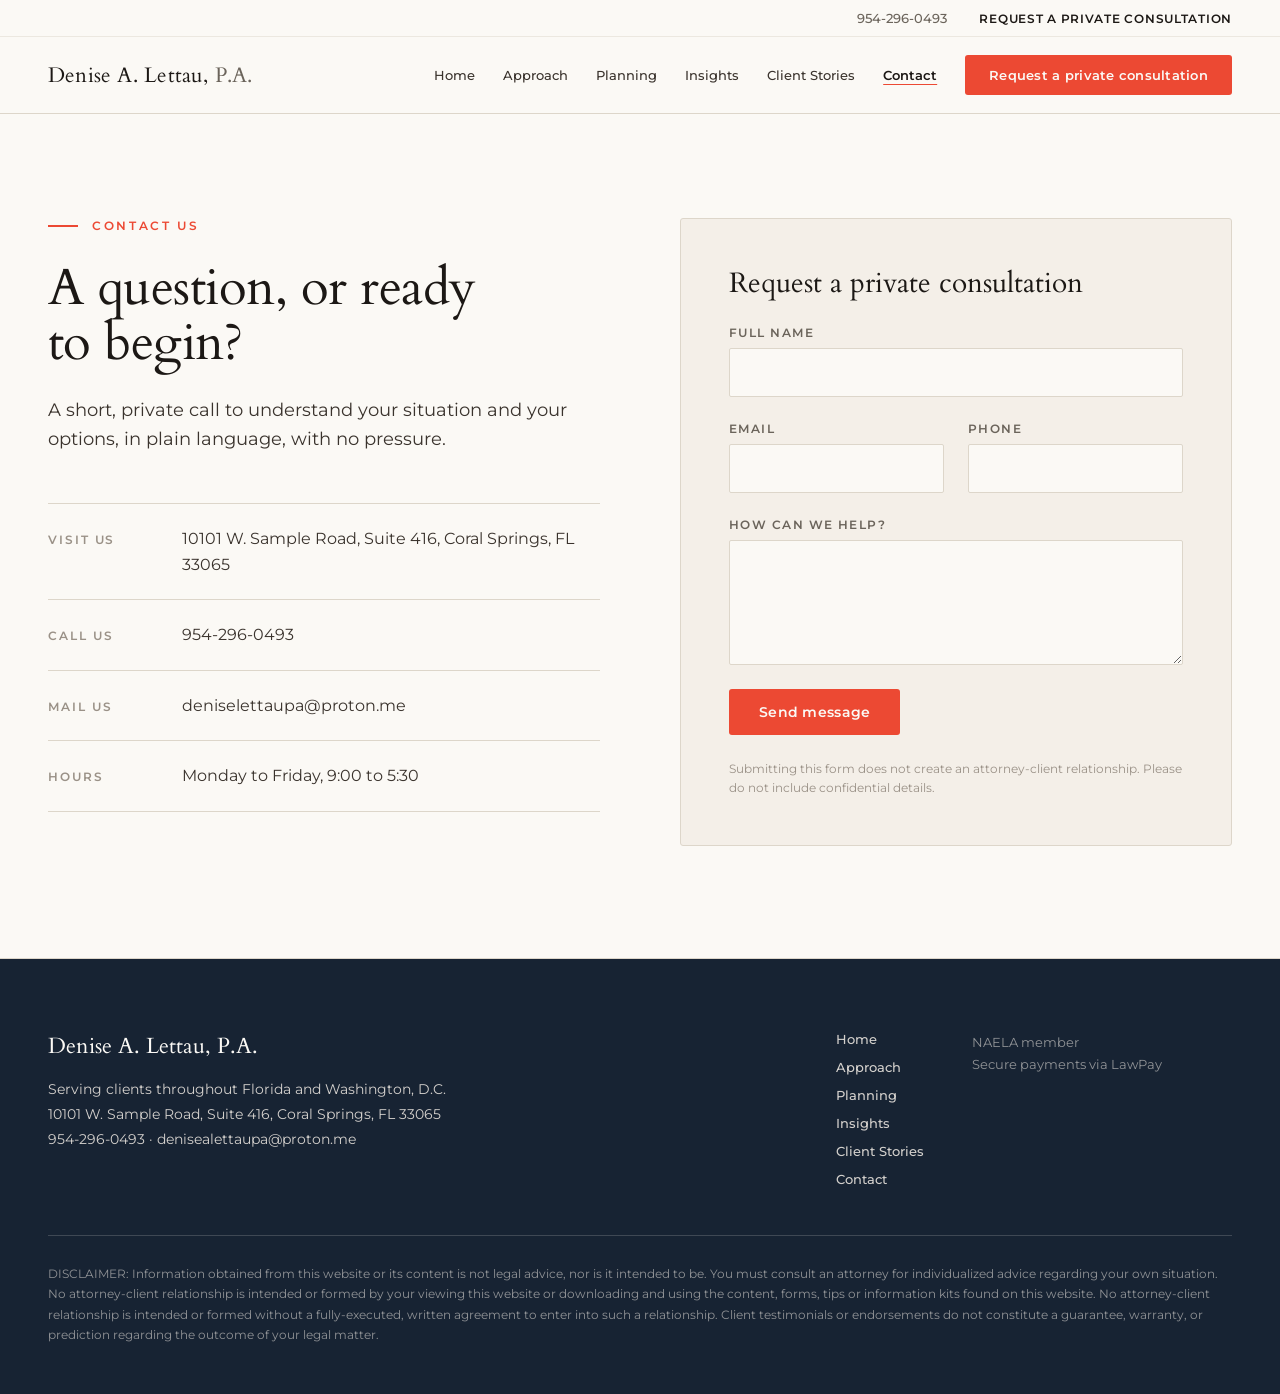
<file: contact.html>
<!DOCTYPE html>
<html lang="en">
<head>
<meta charset="utf-8">
<meta name="viewport" content="width=device-width, initial-scale=1">
<title>Contact — Denise A. Lettau, P.A.</title>
<meta name="description" content="Request a private consultation with Denise A. Lettau, P.A. — estate, trust, and legacy planning in Coral Springs, FL, serving Florida and Washington, D.C.">
<link rel="preconnect" href="https://fonts.googleapis.com">
<link rel="preconnect" href="https://fonts.gstatic.com" crossorigin>
<link href="https://fonts.googleapis.com/css2?family=Cardo:ital,wght@0,400;0,700;1,400&family=Montserrat:wght@400;500;600&display=swap" rel="stylesheet">
<link rel="stylesheet" href="assets/site.css">
</head>
<body>
<div style="background: #FBF9F5; min-height: 100vh">

  <!-- Utility bar -->
  <div style="display: flex; justify-content: flex-end; align-items: center; gap: 32px; max-width: 1200px; margin: 0 auto; padding: 10px 48px; font-size: 13px; color: #6B645B">
    <a href="tel:954-296-0493" style="color: #6B645B; font-weight: 500">954-296-0493</a>
    <a href="#form" style="color: #1C1815; font-weight: 600; font-size: 12px; letter-spacing: 0.06em; text-transform: uppercase">Request a private consultation</a>
  </div>
  <div style="height: 1px; background: #DDD6CA; transform: scaleY(0.5)"></div>

  <!-- Nav -->
  <nav style="position: sticky; top: 0; z-index: 50; background: rgba(251,249,245,0.94); backdrop-filter: blur(8px); border-bottom: 0.5px solid #DDD6CA">
    <div style="display: flex; align-items: center; justify-content: space-between; gap: 32px; max-width: 1200px; margin: 0 auto; padding: 18px 48px; flex-wrap: wrap">
      <a href="index.html" style="font-family: 'Cardo', Georgia, serif; font-size: 21px; color: #1C1815; text-decoration: none; letter-spacing: 0.01em; white-space: nowrap">Denise A. Lettau, <span style="color: #6B645B">P.A.</span></a>
      <button type="button" class="menu-btn" style="background: none; border: 1px solid #DDD6CA; border-radius: 3px; padding: 10px 18px; font-family: 'Montserrat', system-ui, sans-serif; font-size: 12px; font-weight: 600; letter-spacing: 0.08em; text-transform: uppercase; color: #1C1815; cursor: pointer">Menu</button>
      <div class="nav-links" style="display: flex; align-items: center; gap: 28px; flex-wrap: wrap">
        <a href="index.html" style="font-size: 13px; font-weight: 500; color: #3A332D">Home</a>
        <a href="approach.html" style="font-size: 13px; font-weight: 500; color: #3A332D">Approach</a>
        <a href="planning.html" style="font-size: 13px; font-weight: 500; color: #3A332D">Planning</a>
        <a href="insights.html" style="font-size: 13px; font-weight: 500; color: #3A332D">Insights</a>
        <a href="client-stories.html" style="font-size: 13px; font-weight: 500; color: #3A332D">Client Stories</a>
        <a href="contact.html" style="font-size: 13px; font-weight: 600; color: #1C1815; text-decoration: underline; text-decoration-color: #EC4933; text-underline-offset: 4px">Contact</a>
        <a href="#form" class="btn-red" style="background: #EC4933; color: #FBF9F5; font-size: 13px; font-weight: 600; letter-spacing: 0.02em; padding: 12px 24px; border-radius: 3px; text-decoration: none; white-space: nowrap">Request a private consultation</a>
      </div>
    </div>
    <div class="nav-mobile" style="flex-direction: column; padding: 4px 24px 16px; border-top: 0.5px solid #DDD6CA">
      <a href="index.html" style="padding: 13px 0; font-size: 15px; font-weight: 500; color: #1C1815; text-decoration: none; border-bottom: 0.5px solid #DDD6CA">Home</a>
      <a href="approach.html" style="padding: 13px 0; font-size: 15px; font-weight: 500; color: #1C1815; text-decoration: none; border-bottom: 0.5px solid #DDD6CA">Approach</a>
      <a href="planning.html" style="padding: 13px 0; font-size: 15px; font-weight: 500; color: #1C1815; text-decoration: none; border-bottom: 0.5px solid #DDD6CA">Planning</a>
      <a href="insights.html" style="padding: 13px 0; font-size: 15px; font-weight: 500; color: #1C1815; text-decoration: none; border-bottom: 0.5px solid #DDD6CA">Insights</a>
      <a href="client-stories.html" style="padding: 13px 0; font-size: 15px; font-weight: 500; color: #1C1815; text-decoration: none; border-bottom: 0.5px solid #DDD6CA">Client Stories</a>
      <a href="contact.html" style="padding: 13px 0; font-size: 15px; font-weight: 500; color: #1C1815; text-decoration: none; border-bottom: 0.5px solid #DDD6CA">Contact</a>
    </div>
  </nav>

  <!-- Header + form + details -->
  <section data-reveal="1" style="max-width: 1200px; margin: 0 auto; padding: 104px 48px 112px; display: grid; grid-template-columns: repeat(auto-fit, minmax(340px, 1fr)); gap: 80px; align-items: start">
    <div>
      <div style="display: flex; align-items: center; gap: 14px; margin-bottom: 28px">
        <div style="width: 30px; height: 2px; background: #EC4933"></div>
        <span style="font-size: 12px; font-weight: 600; letter-spacing: 0.22em; text-transform: uppercase; color: #EC4933">Contact us</span>
      </div>
      <h1 style="font-family: 'Cardo', Georgia, serif; font-weight: 400; font-size: clamp(36px, 4vw, 52px); line-height: 1.08; letter-spacing: -0.01em; color: #1C1815; margin: 0 0 24px; max-width: 18ch; text-wrap: pretty">A question, or ready to begin?</h1>
      <p style="font-size: 18px; line-height: 1.65; color: #3A332D; margin: 0 0 48px; max-width: 48ch; text-wrap: pretty">A short, private call to understand your situation and your options, in plain language, with no pressure.</p>

      <div style="border-top: 0.5px solid #DDD6CA">
        <div style="display: flex; flex-wrap: wrap; gap: 8px 24px; align-items: baseline; padding: 22px 0; border-bottom: 0.5px solid #DDD6CA">
          <div style="font-size: 12px; font-weight: 600; letter-spacing: 0.16em; text-transform: uppercase; color: #9A9187; flex: 0 0 110px">Visit us</div>
          <div style="font-size: 16px; line-height: 1.6; color: #3A332D; flex: 1 1 260px">10101 W. Sample Road, Suite 416, Coral Springs, FL 33065</div>
        </div>
        <div style="display: flex; flex-wrap: wrap; gap: 8px 24px; align-items: baseline; padding: 22px 0; border-bottom: 0.5px solid #DDD6CA">
          <div style="font-size: 12px; font-weight: 600; letter-spacing: 0.16em; text-transform: uppercase; color: #9A9187; flex: 0 0 110px">Call us</div>
          <div style="font-size: 16px; line-height: 1.6; color: #3A332D; flex: 1 1 260px"><a href="tel:954-296-0493" style="color: #3A332D">954-296-0493</a></div>
        </div>
        <div style="display: flex; flex-wrap: wrap; gap: 8px 24px; align-items: baseline; padding: 22px 0; border-bottom: 0.5px solid #DDD6CA">
          <div style="font-size: 12px; font-weight: 600; letter-spacing: 0.16em; text-transform: uppercase; color: #9A9187; flex: 0 0 110px">Mail us</div>
          <div style="font-size: 16px; line-height: 1.6; color: #3A332D; flex: 1 1 260px"><a href="mailto:deniselettaupa@proton.me" style="color: #3A332D">deniselettaupa@proton.me</a></div>
        </div>
        <div style="display: flex; flex-wrap: wrap; gap: 8px 24px; align-items: baseline; padding: 22px 0; border-bottom: 0.5px solid #DDD6CA">
          <div style="font-size: 12px; font-weight: 600; letter-spacing: 0.16em; text-transform: uppercase; color: #9A9187; flex: 0 0 110px">Hours</div>
          <div style="font-size: 16px; line-height: 1.6; color: #3A332D; flex: 1 1 260px">Monday to Friday, 9:00 to 5:30</div>
        </div>
      </div>
    </div>

    <form id="form" style="background: #F4EFE8; border: 0.5px solid #DDD6CA; border-radius: 3px; padding: 48px; display: flex; flex-direction: column; gap: 24px">
      <h2 style="font-family: 'Cardo', Georgia, serif; font-weight: 400; font-size: 28px; line-height: 1.2; color: #1C1815; margin: 0">Request a private consultation</h2>
      <p id="form-confirm" style="display: none; font-size: 16px; line-height: 1.65; color: #3E6E55; margin: 0">Thank you. Your message has been received, and we will be in touch shortly.</p>
      <label style="display: flex; flex-direction: column; gap: 8px; font-size: 12px; font-weight: 600; letter-spacing: 0.12em; text-transform: uppercase; color: #6B645B">Full name
        <input type="text" name="name" style="border: 1px solid #DDD6CA; background: #FBF9F5; border-radius: 2px; padding: 14px 16px; font-family: 'Montserrat', system-ui, sans-serif; font-size: 16px; color: #1C1815; letter-spacing: 0; text-transform: none">
      </label>
      <div style="display: grid; grid-template-columns: repeat(auto-fit, minmax(180px, 1fr)); gap: 24px">
        <label style="display: flex; flex-direction: column; gap: 8px; font-size: 12px; font-weight: 600; letter-spacing: 0.12em; text-transform: uppercase; color: #6B645B">Email
          <input type="email" name="email" style="border: 1px solid #DDD6CA; background: #FBF9F5; border-radius: 2px; padding: 14px 16px; font-family: 'Montserrat', system-ui, sans-serif; font-size: 16px; color: #1C1815; letter-spacing: 0; text-transform: none">
        </label>
        <label style="display: flex; flex-direction: column; gap: 8px; font-size: 12px; font-weight: 600; letter-spacing: 0.12em; text-transform: uppercase; color: #6B645B">Phone
          <input type="tel" name="phone" style="border: 1px solid #DDD6CA; background: #FBF9F5; border-radius: 2px; padding: 14px 16px; font-family: 'Montserrat', system-ui, sans-serif; font-size: 16px; color: #1C1815; letter-spacing: 0; text-transform: none">
        </label>
      </div>
      <label style="display: flex; flex-direction: column; gap: 8px; font-size: 12px; font-weight: 600; letter-spacing: 0.12em; text-transform: uppercase; color: #6B645B">How can we help?
        <textarea name="message" rows="5" style="border: 1px solid #DDD6CA; background: #FBF9F5; border-radius: 2px; padding: 14px 16px; font-family: 'Montserrat', system-ui, sans-serif; font-size: 16px; color: #1C1815; letter-spacing: 0; text-transform: none; resize: vertical"></textarea>
      </label>
      <button type="submit" class="btn-red" style="background: #EC4933; color: #FBF9F5; font-family: 'Montserrat', system-ui, sans-serif; font-size: 14px; font-weight: 600; letter-spacing: 0.02em; padding: 14px 30px; border: none; border-radius: 3px; cursor: pointer; align-self: flex-start">Send message</button>
      <p style="font-size: 12px; line-height: 1.6; color: #9A9187; margin: 0">Submitting this form does not create an attorney-client relationship. Please do not include confidential details.</p>
    </form>
  </section>

  <!-- Footer -->
  <footer style="background: #172333; border-top: 0.5px solid #DDD6CA">
    <div style="max-width: 1200px; margin: 0 auto; padding: 72px 48px 48px">
      <div style="display: flex; flex-wrap: wrap; justify-content: space-between; gap: 48px; padding-bottom: 48px">
        <div style="flex: 1 1 320px">
          <div style="font-family: 'Cardo', Georgia, serif; font-size: 22px; color: #FBF9F5; margin-bottom: 16px">Denise A. Lettau, P.A.</div>
          <div style="font-size: 14px; line-height: 1.8; color: rgba(244,239,232,0.85)">
            Serving clients throughout Florida and Washington, D.C.<br>
            10101 W. Sample Road, Suite 416, Coral Springs, FL 33065<br>
            <a href="tel:954-296-0493" style="color: rgba(244,239,232,0.85)">954-296-0493</a> · <a href="mailto:denisealettaupa@proton.me" style="color: rgba(244,239,232,0.85)">denisealettaupa@proton.me</a>
          </div>
        </div>
        <div style="display: flex; flex-direction: column; gap: 12px">
          <a href="index.html" style="font-size: 13px; font-weight: 500; color: rgba(244,239,232,0.85)">Home</a>
          <a href="approach.html" style="font-size: 13px; font-weight: 500; color: rgba(244,239,232,0.85)">Approach</a>
          <a href="planning.html" style="font-size: 13px; font-weight: 500; color: rgba(244,239,232,0.85)">Planning</a>
          <a href="insights.html" style="font-size: 13px; font-weight: 500; color: rgba(244,239,232,0.85)">Insights</a>
          <a href="client-stories.html" style="font-size: 13px; font-weight: 500; color: rgba(244,239,232,0.85)">Client Stories</a>
          <a href="contact.html" style="font-size: 13px; font-weight: 500; color: rgba(244,239,232,0.85)">Contact</a>
        </div>
        <div style="flex: 0 1 260px; font-size: 13px; line-height: 1.7; color: rgba(244,239,232,0.55)">
          NAELA member<br>
          Secure payments via LawPay
        </div>
      </div>
      <div style="border-top: 0.5px solid rgba(244,239,232,0.18); padding-top: 28px; font-size: 12px; line-height: 1.7; color: rgba(244,239,232,0.55); text-wrap: pretty">
        DISCLAIMER: Information obtained from this website or its content is not legal advice, nor is it intended to be. You must consult an attorney for individualized advice regarding your own situation. No attorney-client relationship is intended or formed by your viewing this website or downloading and using the content, forms, tips or information kits found on this website. No attorney-client relationship is intended or formed without a fully-executed, written agreement to enter into such a relationship. Client testimonials or endorsements do not constitute a guarantee, warranty, or prediction regarding the outcome of your legal matter.
      </div>
    </div>
  </footer>

</div>
<script src="assets/site.js"></script>
</body>
</html>
</file>
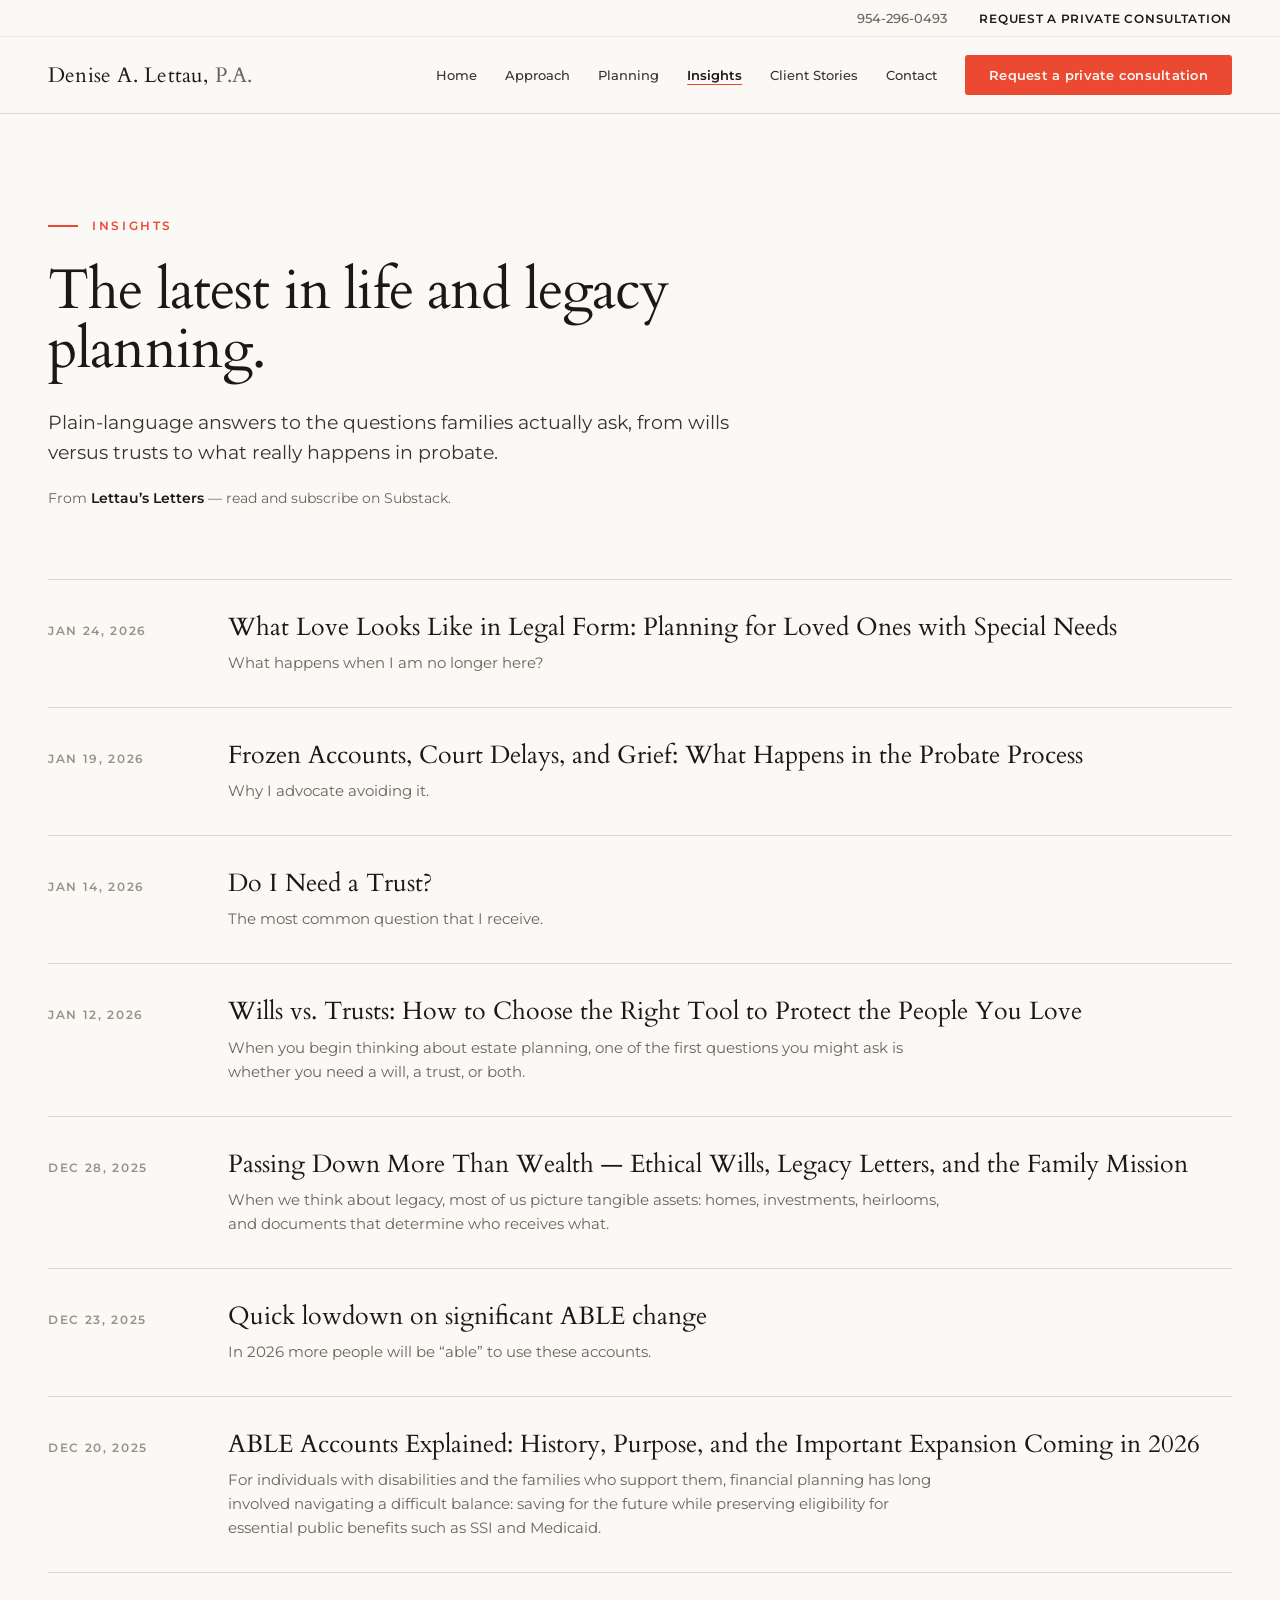
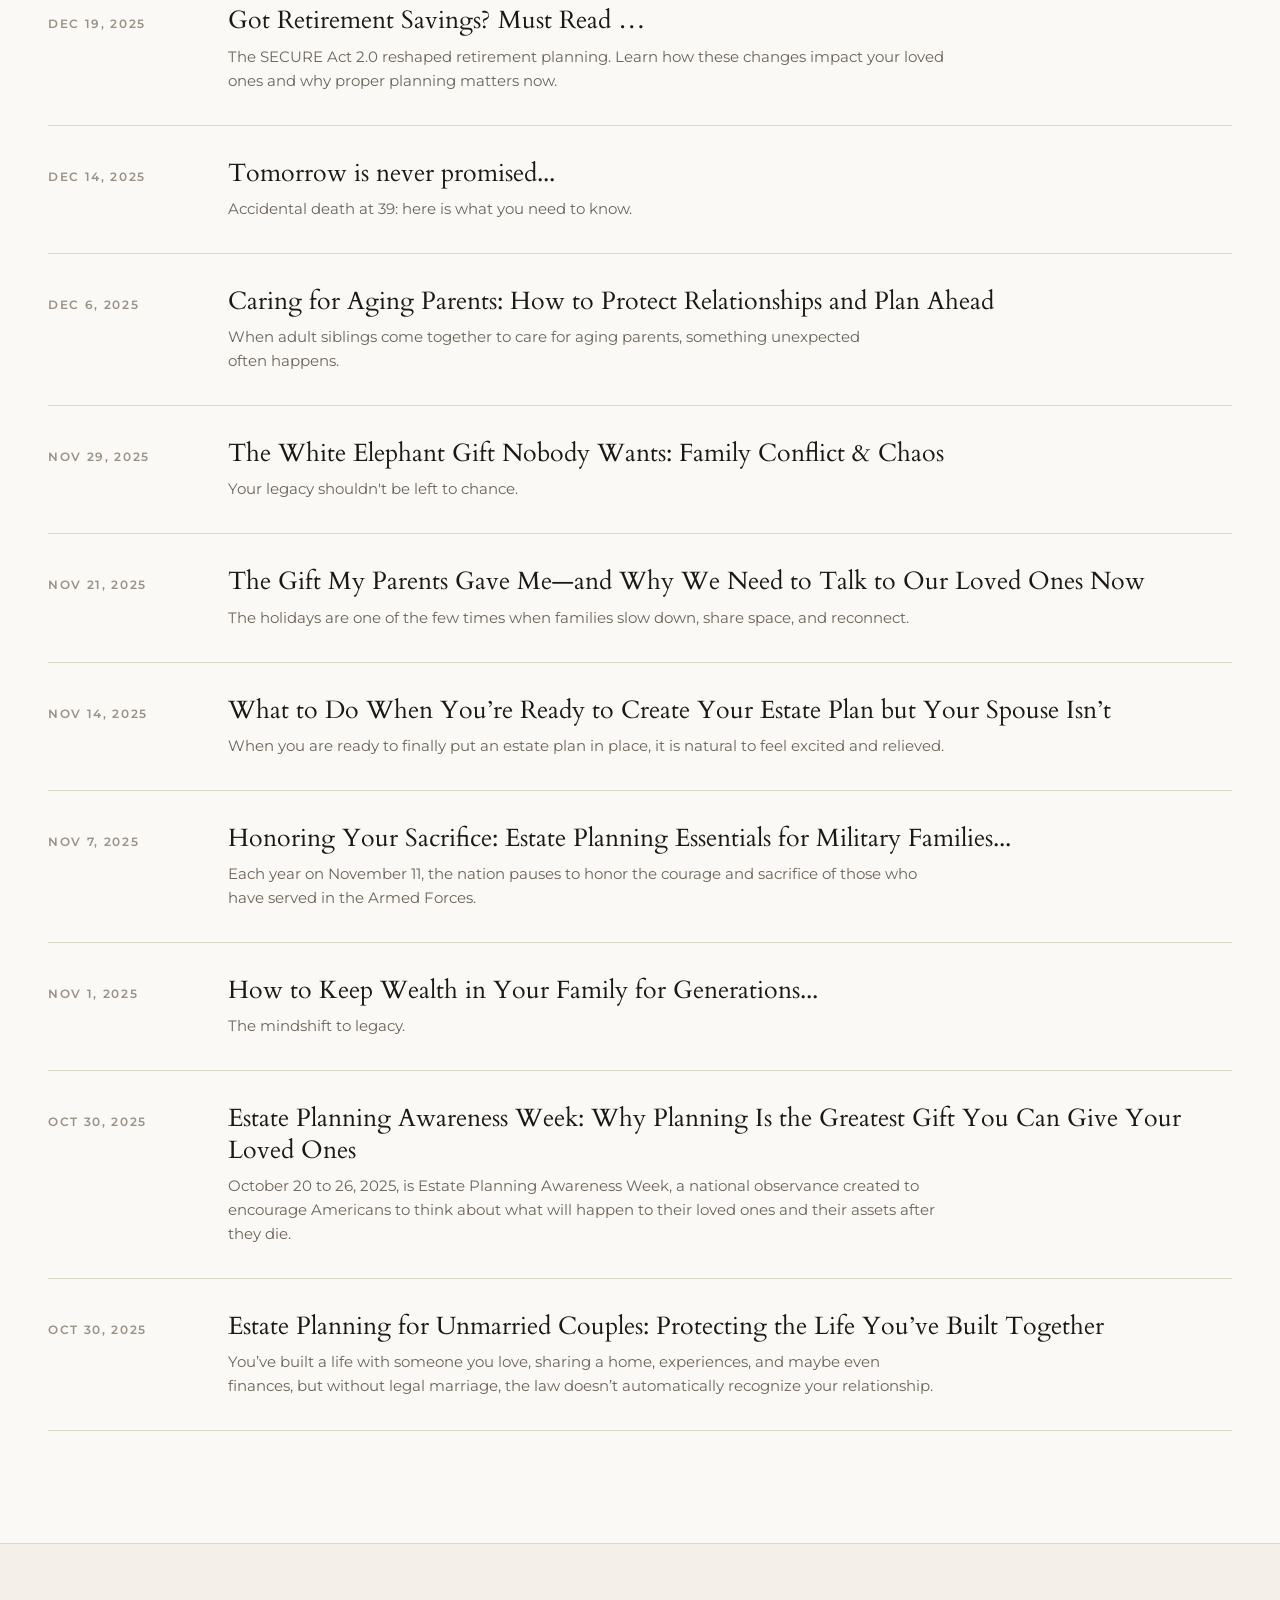
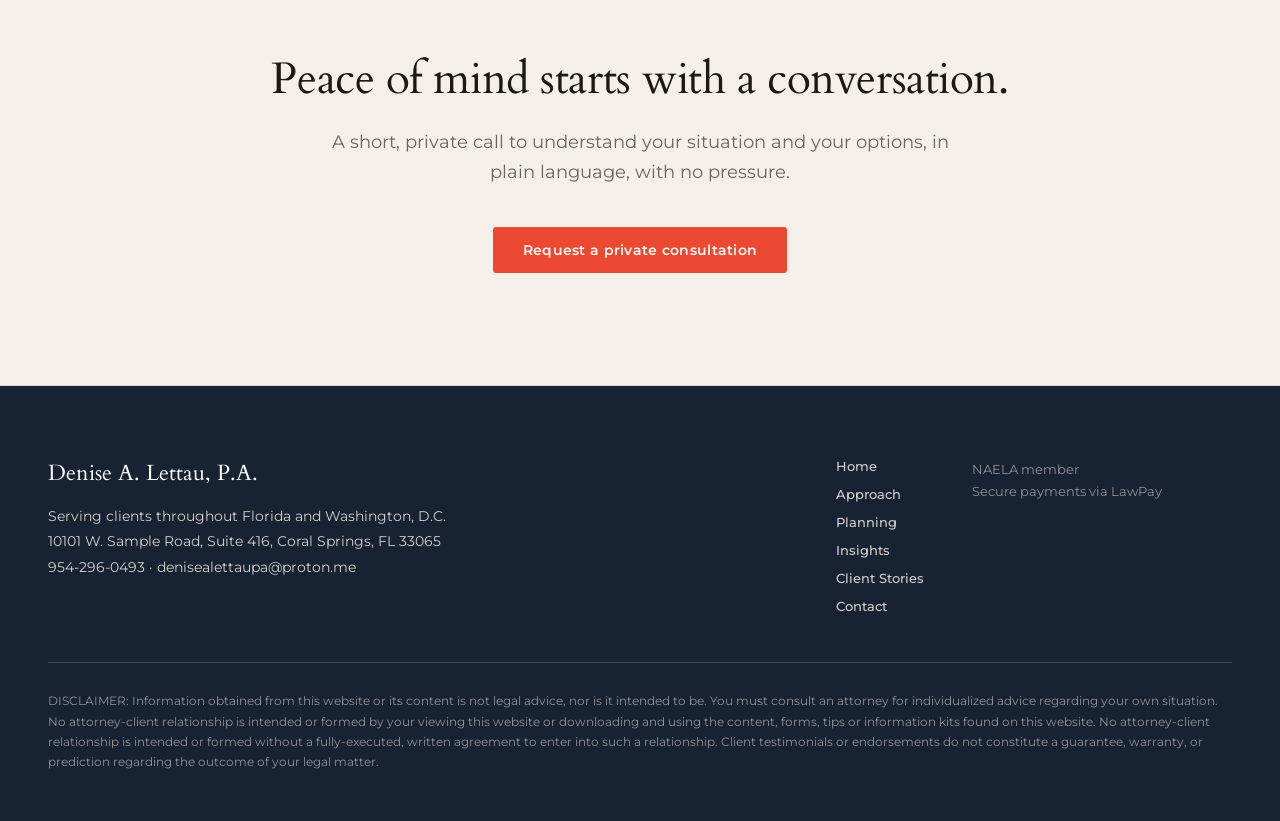
<file: insights.html>
<!DOCTYPE html>
<html lang="en">
<head>
<meta charset="utf-8">
<meta name="viewport" content="width=device-width, initial-scale=1">
<title>Insights — Denise A. Lettau, P.A.</title>
<meta name="description" content="Plain-language insights on estate, trust, and legacy planning from Lettau's Letters — wills versus trusts, probate, special needs planning, and more.">
<link rel="preconnect" href="https://fonts.googleapis.com">
<link rel="preconnect" href="https://fonts.gstatic.com" crossorigin>
<link href="https://fonts.googleapis.com/css2?family=Cardo:ital,wght@0,400;0,700;1,400&family=Montserrat:wght@400;500;600&display=swap" rel="stylesheet">
<link rel="stylesheet" href="assets/site.css">
</head>
<body>
<div style="background: #FBF9F5; min-height: 100vh">

  <!-- Utility bar -->
  <div style="display: flex; justify-content: flex-end; align-items: center; gap: 32px; max-width: 1200px; margin: 0 auto; padding: 10px 48px; font-size: 13px; color: #6B645B">
    <a href="tel:954-296-0493" style="color: #6B645B; font-weight: 500">954-296-0493</a>
    <a href="contact.html" style="color: #1C1815; font-weight: 600; font-size: 12px; letter-spacing: 0.06em; text-transform: uppercase">Request a private consultation</a>
  </div>
  <div style="height: 1px; background: #DDD6CA; transform: scaleY(0.5)"></div>

  <!-- Nav -->
  <nav style="position: sticky; top: 0; z-index: 50; background: rgba(251,249,245,0.94); backdrop-filter: blur(8px); border-bottom: 0.5px solid #DDD6CA">
    <div style="display: flex; align-items: center; justify-content: space-between; gap: 32px; max-width: 1200px; margin: 0 auto; padding: 18px 48px; flex-wrap: wrap">
      <a href="index.html" style="font-family: 'Cardo', Georgia, serif; font-size: 21px; color: #1C1815; text-decoration: none; letter-spacing: 0.01em; white-space: nowrap">Denise A. Lettau, <span style="color: #6B645B">P.A.</span></a>
      <button type="button" class="menu-btn" style="background: none; border: 1px solid #DDD6CA; border-radius: 3px; padding: 10px 18px; font-family: 'Montserrat', system-ui, sans-serif; font-size: 12px; font-weight: 600; letter-spacing: 0.08em; text-transform: uppercase; color: #1C1815; cursor: pointer">Menu</button>
      <div class="nav-links" style="display: flex; align-items: center; gap: 28px; flex-wrap: wrap">
        <a href="index.html" style="font-size: 13px; font-weight: 500; color: #3A332D">Home</a>
        <a href="approach.html" style="font-size: 13px; font-weight: 500; color: #3A332D">Approach</a>
        <a href="planning.html" style="font-size: 13px; font-weight: 500; color: #3A332D">Planning</a>
        <a href="insights.html" style="font-size: 13px; font-weight: 600; color: #1C1815; text-decoration: underline; text-decoration-color: #EC4933; text-underline-offset: 4px">Insights</a>
        <a href="client-stories.html" style="font-size: 13px; font-weight: 500; color: #3A332D">Client Stories</a>
        <a href="contact.html" style="font-size: 13px; font-weight: 500; color: #3A332D">Contact</a>
        <a href="contact.html" class="btn-red" style="background: #EC4933; color: #FBF9F5; font-size: 13px; font-weight: 600; letter-spacing: 0.02em; padding: 12px 24px; border-radius: 3px; text-decoration: none; white-space: nowrap">Request a private consultation</a>
      </div>
    </div>
    <div class="nav-mobile" style="flex-direction: column; padding: 4px 24px 16px; border-top: 0.5px solid #DDD6CA">
      <a href="index.html" style="padding: 13px 0; font-size: 15px; font-weight: 500; color: #1C1815; text-decoration: none; border-bottom: 0.5px solid #DDD6CA">Home</a>
      <a href="approach.html" style="padding: 13px 0; font-size: 15px; font-weight: 500; color: #1C1815; text-decoration: none; border-bottom: 0.5px solid #DDD6CA">Approach</a>
      <a href="planning.html" style="padding: 13px 0; font-size: 15px; font-weight: 500; color: #1C1815; text-decoration: none; border-bottom: 0.5px solid #DDD6CA">Planning</a>
      <a href="insights.html" style="padding: 13px 0; font-size: 15px; font-weight: 500; color: #1C1815; text-decoration: none; border-bottom: 0.5px solid #DDD6CA">Insights</a>
      <a href="client-stories.html" style="padding: 13px 0; font-size: 15px; font-weight: 500; color: #1C1815; text-decoration: none; border-bottom: 0.5px solid #DDD6CA">Client Stories</a>
      <a href="contact.html" style="padding: 13px 0; font-size: 15px; font-weight: 500; color: #1C1815; text-decoration: none; border-bottom: 0.5px solid #DDD6CA">Contact</a>
    </div>
  </nav>

  <!-- Header -->
  <header data-reveal="1" style="max-width: 1200px; margin: 0 auto; padding: 104px 48px 72px">
    <div style="display: flex; align-items: center; gap: 14px; margin-bottom: 28px">
      <div style="width: 30px; height: 2px; background: #EC4933"></div>
      <span style="font-size: 12px; font-weight: 600; letter-spacing: 0.22em; text-transform: uppercase; color: #EC4933">Insights</span>
    </div>
    <h1 style="font-family: 'Cardo', Georgia, serif; font-weight: 400; font-size: clamp(38px, 4.5vw, 56px); line-height: 1.06; letter-spacing: -0.015em; color: #1C1815; margin: 0 0 28px; max-width: 22ch; text-wrap: pretty">The latest in life and legacy planning.</h1>
    <p style="font-size: 19px; line-height: 1.6; color: #3A332D; margin: 0; max-width: 56ch; text-wrap: pretty">Plain-language answers to the questions families actually ask, from wills versus trusts to what really happens in probate.</p>
    <p style="font-size: 14px; margin: 20px 0 0; color: #6B645B">From <a href="https://denisealettaupa.substack.com/" target="_blank" rel="noopener" style="font-weight: 600">Lettau&rsquo;s Letters</a> &mdash; read and subscribe on Substack.</p>
  </header>

  <!-- Archive -->
  <section data-reveal="1" style="max-width: 1200px; margin: 0 auto; padding: 0 48px 112px">
    <div id="post-list" style="border-top: 0.5px solid #DDD6CA">
      <div style="display: flex; flex-wrap: wrap; gap: 12px 32px; align-items: baseline; padding: 32px 0; border-bottom: 0.5px solid #DDD6CA">
        <div style="font-size: 12px; font-weight: 600; letter-spacing: 0.14em; text-transform: uppercase; color: #9A9187; flex: 0 0 148px">Jan 24, 2026</div>
        <div style="flex: 1 1 480px">
          <h3 style="font-family: 'Cardo', Georgia, serif; font-weight: 400; font-size: 25px; line-height: 1.25; margin: 0 0 8px"><a class="title-link" href="https://www.deniselettaupa.com/blog/what-love-looks-like-in-legal-form-planning-for-loved-ones-with-special-needs" target="_blank" rel="noopener" style="color: #1C1815">What Love Looks Like in Legal Form: Planning for Loved Ones with Special Needs</a></h3>
          <p style="font-size: 15px; line-height: 1.6; color: #6B645B; margin: 0; max-width: 72ch; text-wrap: pretty">What happens when I am no longer here?</p>
        </div>
      </div>
      <div style="display: flex; flex-wrap: wrap; gap: 12px 32px; align-items: baseline; padding: 32px 0; border-bottom: 0.5px solid #DDD6CA">
        <div style="font-size: 12px; font-weight: 600; letter-spacing: 0.14em; text-transform: uppercase; color: #9A9187; flex: 0 0 148px">Jan 19, 2026</div>
        <div style="flex: 1 1 480px">
          <h3 style="font-family: 'Cardo', Georgia, serif; font-weight: 400; font-size: 25px; line-height: 1.25; margin: 0 0 8px"><a class="title-link" href="https://www.deniselettaupa.com/blog/frozen-accounts-court-delays-and-grief-what-happens-in-the-probate-process" target="_blank" rel="noopener" style="color: #1C1815">Frozen Accounts, Court Delays, and Grief: What Happens in the Probate Process</a></h3>
          <p style="font-size: 15px; line-height: 1.6; color: #6B645B; margin: 0; max-width: 72ch; text-wrap: pretty">Why I advocate avoiding it.</p>
        </div>
      </div>
      <div style="display: flex; flex-wrap: wrap; gap: 12px 32px; align-items: baseline; padding: 32px 0; border-bottom: 0.5px solid #DDD6CA">
        <div style="font-size: 12px; font-weight: 600; letter-spacing: 0.14em; text-transform: uppercase; color: #9A9187; flex: 0 0 148px">Jan 14, 2026</div>
        <div style="flex: 1 1 480px">
          <h3 style="font-family: 'Cardo', Georgia, serif; font-weight: 400; font-size: 25px; line-height: 1.25; margin: 0 0 8px"><a class="title-link" href="https://www.deniselettaupa.com/blog/do-i-need-a-trust" target="_blank" rel="noopener" style="color: #1C1815">Do I Need a Trust?</a></h3>
          <p style="font-size: 15px; line-height: 1.6; color: #6B645B; margin: 0; max-width: 72ch; text-wrap: pretty">The most common question that I receive.</p>
        </div>
      </div>
      <div style="display: flex; flex-wrap: wrap; gap: 12px 32px; align-items: baseline; padding: 32px 0; border-bottom: 0.5px solid #DDD6CA">
        <div style="font-size: 12px; font-weight: 600; letter-spacing: 0.14em; text-transform: uppercase; color: #9A9187; flex: 0 0 148px">Jan 12, 2026</div>
        <div style="flex: 1 1 480px">
          <h3 style="font-family: 'Cardo', Georgia, serif; font-weight: 400; font-size: 25px; line-height: 1.25; margin: 0 0 8px"><a class="title-link" href="https://www.deniselettaupa.com/blog/wills-vs-trusts-how-to-choose-the-right-tool-to-protect-the-people-you-love" target="_blank" rel="noopener" style="color: #1C1815">Wills vs. Trusts: How to Choose the Right Tool to Protect the People You Love</a></h3>
          <p style="font-size: 15px; line-height: 1.6; color: #6B645B; margin: 0; max-width: 72ch; text-wrap: pretty">When you begin thinking about estate planning, one of the first questions you might ask is whether you need a will, a trust, or both.</p>
        </div>
      </div>
      <div style="display: flex; flex-wrap: wrap; gap: 12px 32px; align-items: baseline; padding: 32px 0; border-bottom: 0.5px solid #DDD6CA">
        <div style="font-size: 12px; font-weight: 600; letter-spacing: 0.14em; text-transform: uppercase; color: #9A9187; flex: 0 0 148px">Dec 28, 2025</div>
        <div style="flex: 1 1 480px">
          <h3 style="font-family: 'Cardo', Georgia, serif; font-weight: 400; font-size: 25px; line-height: 1.25; margin: 0 0 8px"><a class="title-link" href="https://www.deniselettaupa.com/blog/passing-down-more-than-wealth----ethical-wills-legacy-letters-and-the-family-mission" target="_blank" rel="noopener" style="color: #1C1815">Passing Down More Than Wealth — Ethical Wills, Legacy Letters, and the Family Mission</a></h3>
          <p style="font-size: 15px; line-height: 1.6; color: #6B645B; margin: 0; max-width: 72ch; text-wrap: pretty">When we think about legacy, most of us picture tangible assets: homes, investments, heirlooms, and documents that determine who receives what.</p>
        </div>
      </div>
      <div style="display: flex; flex-wrap: wrap; gap: 12px 32px; align-items: baseline; padding: 32px 0; border-bottom: 0.5px solid #DDD6CA">
        <div style="font-size: 12px; font-weight: 600; letter-spacing: 0.14em; text-transform: uppercase; color: #9A9187; flex: 0 0 148px">Dec 23, 2025</div>
        <div style="flex: 1 1 480px">
          <h3 style="font-family: 'Cardo', Georgia, serif; font-weight: 400; font-size: 25px; line-height: 1.25; margin: 0 0 8px"><a class="title-link" href="https://www.deniselettaupa.com/blog/quick-lowdown-on-significant-able-change" target="_blank" rel="noopener" style="color: #1C1815">Quick lowdown on significant ABLE change</a></h3>
          <p style="font-size: 15px; line-height: 1.6; color: #6B645B; margin: 0; max-width: 72ch; text-wrap: pretty">In 2026 more people will be “able” to use these accounts.</p>
        </div>
      </div>
      <div style="display: flex; flex-wrap: wrap; gap: 12px 32px; align-items: baseline; padding: 32px 0; border-bottom: 0.5px solid #DDD6CA">
        <div style="font-size: 12px; font-weight: 600; letter-spacing: 0.14em; text-transform: uppercase; color: #9A9187; flex: 0 0 148px">Dec 20, 2025</div>
        <div style="flex: 1 1 480px">
          <h3 style="font-family: 'Cardo', Georgia, serif; font-weight: 400; font-size: 25px; line-height: 1.25; margin: 0 0 8px"><a class="title-link" href="https://www.deniselettaupa.com/blog/able-accounts-explained-history-purpose-and-the-important-expansion-coming-in-2026" target="_blank" rel="noopener" style="color: #1C1815">ABLE Accounts Explained: History, Purpose, and the Important Expansion Coming in 2026</a></h3>
          <p style="font-size: 15px; line-height: 1.6; color: #6B645B; margin: 0; max-width: 72ch; text-wrap: pretty">For individuals with disabilities and the families who support them, financial planning has long involved navigating a difficult balance: saving for the future while preserving eligibility for essential public benefits such as SSI and Medicaid.</p>
        </div>
      </div>
      <div style="display: flex; flex-wrap: wrap; gap: 12px 32px; align-items: baseline; padding: 32px 0; border-bottom: 0.5px solid #DDD6CA">
        <div style="font-size: 12px; font-weight: 600; letter-spacing: 0.14em; text-transform: uppercase; color: #9A9187; flex: 0 0 148px">Dec 19, 2025</div>
        <div style="flex: 1 1 480px">
          <h3 style="font-family: 'Cardo', Georgia, serif; font-weight: 400; font-size: 25px; line-height: 1.25; margin: 0 0 8px"><a class="title-link" href="https://www.deniselettaupa.com/blog/got-retirement-savings-must-read" target="_blank" rel="noopener" style="color: #1C1815">Got Retirement Savings? Must Read …</a></h3>
          <p style="font-size: 15px; line-height: 1.6; color: #6B645B; margin: 0; max-width: 72ch; text-wrap: pretty">The SECURE Act 2.0 reshaped retirement planning. Learn how these changes impact your loved ones and why proper planning matters now.</p>
        </div>
      </div>
      <div style="display: flex; flex-wrap: wrap; gap: 12px 32px; align-items: baseline; padding: 32px 0; border-bottom: 0.5px solid #DDD6CA">
        <div style="font-size: 12px; font-weight: 600; letter-spacing: 0.14em; text-transform: uppercase; color: #9A9187; flex: 0 0 148px">Dec 14, 2025</div>
        <div style="flex: 1 1 480px">
          <h3 style="font-family: 'Cardo', Georgia, serif; font-weight: 400; font-size: 25px; line-height: 1.25; margin: 0 0 8px"><a class="title-link" href="https://www.deniselettaupa.com/blog/tomorrow-is-never-promised" target="_blank" rel="noopener" style="color: #1C1815">Tomorrow is never promised...</a></h3>
          <p style="font-size: 15px; line-height: 1.6; color: #6B645B; margin: 0; max-width: 72ch; text-wrap: pretty">Accidental death at 39: here is what you need to know.</p>
        </div>
      </div>
      <div style="display: flex; flex-wrap: wrap; gap: 12px 32px; align-items: baseline; padding: 32px 0; border-bottom: 0.5px solid #DDD6CA">
        <div style="font-size: 12px; font-weight: 600; letter-spacing: 0.14em; text-transform: uppercase; color: #9A9187; flex: 0 0 148px">Dec 6, 2025</div>
        <div style="flex: 1 1 480px">
          <h3 style="font-family: 'Cardo', Georgia, serif; font-weight: 400; font-size: 25px; line-height: 1.25; margin: 0 0 8px"><a class="title-link" href="https://www.deniselettaupa.com/blog/caring-for-aging-parents-how-to-protect-relationships-and-plan-ahead" target="_blank" rel="noopener" style="color: #1C1815">Caring for Aging Parents: How to Protect Relationships and Plan Ahead</a></h3>
          <p style="font-size: 15px; line-height: 1.6; color: #6B645B; margin: 0; max-width: 72ch; text-wrap: pretty">When adult siblings come together to care for aging parents, something unexpected often happens.</p>
        </div>
      </div>
      <div style="display: flex; flex-wrap: wrap; gap: 12px 32px; align-items: baseline; padding: 32px 0; border-bottom: 0.5px solid #DDD6CA">
        <div style="font-size: 12px; font-weight: 600; letter-spacing: 0.14em; text-transform: uppercase; color: #9A9187; flex: 0 0 148px">Nov 29, 2025</div>
        <div style="flex: 1 1 480px">
          <h3 style="font-family: 'Cardo', Georgia, serif; font-weight: 400; font-size: 25px; line-height: 1.25; margin: 0 0 8px"><a class="title-link" href="https://www.deniselettaupa.com/blog/the-white-elephant-gift-nobody-wants-family-conflict-chaos" target="_blank" rel="noopener" style="color: #1C1815">The White Elephant Gift Nobody Wants: Family Conflict &amp; Chaos</a></h3>
          <p style="font-size: 15px; line-height: 1.6; color: #6B645B; margin: 0; max-width: 72ch; text-wrap: pretty">Your legacy shouldn't be left to chance.</p>
        </div>
      </div>
      <div style="display: flex; flex-wrap: wrap; gap: 12px 32px; align-items: baseline; padding: 32px 0; border-bottom: 0.5px solid #DDD6CA">
        <div style="font-size: 12px; font-weight: 600; letter-spacing: 0.14em; text-transform: uppercase; color: #9A9187; flex: 0 0 148px">Nov 21, 2025</div>
        <div style="flex: 1 1 480px">
          <h3 style="font-family: 'Cardo', Georgia, serif; font-weight: 400; font-size: 25px; line-height: 1.25; margin: 0 0 8px"><a class="title-link" href="https://www.deniselettaupa.com/blog/the-gift-my-parents-gave-me--and-why-we-need-to-talk-to-our-loved-ones-now" target="_blank" rel="noopener" style="color: #1C1815">The Gift My Parents Gave Me—and Why We Need to Talk to Our Loved Ones Now</a></h3>
          <p style="font-size: 15px; line-height: 1.6; color: #6B645B; margin: 0; max-width: 72ch; text-wrap: pretty">The holidays are one of the few times when families slow down, share space, and reconnect.</p>
        </div>
      </div>
      <div style="display: flex; flex-wrap: wrap; gap: 12px 32px; align-items: baseline; padding: 32px 0; border-bottom: 0.5px solid #DDD6CA">
        <div style="font-size: 12px; font-weight: 600; letter-spacing: 0.14em; text-transform: uppercase; color: #9A9187; flex: 0 0 148px">Nov 14, 2025</div>
        <div style="flex: 1 1 480px">
          <h3 style="font-family: 'Cardo', Georgia, serif; font-weight: 400; font-size: 25px; line-height: 1.25; margin: 0 0 8px"><a class="title-link" href="https://www.deniselettaupa.com/blog/what-to-do-when-you-re-ready-to-create-your-estate-plan-but-your-spouse-isn-t" target="_blank" rel="noopener" style="color: #1C1815">What to Do When You’re Ready to Create Your Estate Plan but Your Spouse Isn’t</a></h3>
          <p style="font-size: 15px; line-height: 1.6; color: #6B645B; margin: 0; max-width: 72ch; text-wrap: pretty">When you are ready to finally put an estate plan in place, it is natural to feel excited and relieved.</p>
        </div>
      </div>
      <div style="display: flex; flex-wrap: wrap; gap: 12px 32px; align-items: baseline; padding: 32px 0; border-bottom: 0.5px solid #DDD6CA">
        <div style="font-size: 12px; font-weight: 600; letter-spacing: 0.14em; text-transform: uppercase; color: #9A9187; flex: 0 0 148px">Nov 7, 2025</div>
        <div style="flex: 1 1 480px">
          <h3 style="font-family: 'Cardo', Georgia, serif; font-weight: 400; font-size: 25px; line-height: 1.25; margin: 0 0 8px"><a class="title-link" href="https://www.deniselettaupa.com/blog/honoring-your-sacrifice-estate-planning-essentials-for-military-families" target="_blank" rel="noopener" style="color: #1C1815">Honoring Your Sacrifice: Estate Planning Essentials for Military Families...</a></h3>
          <p style="font-size: 15px; line-height: 1.6; color: #6B645B; margin: 0; max-width: 72ch; text-wrap: pretty">Each year on November 11, the nation pauses to honor the courage and sacrifice of those who have served in the Armed Forces.</p>
        </div>
      </div>
      <div style="display: flex; flex-wrap: wrap; gap: 12px 32px; align-items: baseline; padding: 32px 0; border-bottom: 0.5px solid #DDD6CA">
        <div style="font-size: 12px; font-weight: 600; letter-spacing: 0.14em; text-transform: uppercase; color: #9A9187; flex: 0 0 148px">Nov 1, 2025</div>
        <div style="flex: 1 1 480px">
          <h3 style="font-family: 'Cardo', Georgia, serif; font-weight: 400; font-size: 25px; line-height: 1.25; margin: 0 0 8px"><a class="title-link" href="https://www.deniselettaupa.com/blog/how-to-keep-wealth-in-your-family-for-generations" target="_blank" rel="noopener" style="color: #1C1815">How to Keep Wealth in Your Family for Generations...</a></h3>
          <p style="font-size: 15px; line-height: 1.6; color: #6B645B; margin: 0; max-width: 72ch; text-wrap: pretty">The mindshift to legacy.</p>
        </div>
      </div>
      <div style="display: flex; flex-wrap: wrap; gap: 12px 32px; align-items: baseline; padding: 32px 0; border-bottom: 0.5px solid #DDD6CA">
        <div style="font-size: 12px; font-weight: 600; letter-spacing: 0.14em; text-transform: uppercase; color: #9A9187; flex: 0 0 148px">Oct 30, 2025</div>
        <div style="flex: 1 1 480px">
          <h3 style="font-family: 'Cardo', Georgia, serif; font-weight: 400; font-size: 25px; line-height: 1.25; margin: 0 0 8px"><a class="title-link" href="https://www.deniselettaupa.com/blog/estate-planning-awareness-week-why-planning-is-the-greatest-gift-you-can-give-your-loved-ones" target="_blank" rel="noopener" style="color: #1C1815">Estate Planning Awareness Week: Why Planning Is the Greatest Gift You Can Give Your Loved Ones</a></h3>
          <p style="font-size: 15px; line-height: 1.6; color: #6B645B; margin: 0; max-width: 72ch; text-wrap: pretty">October 20 to 26, 2025, is Estate Planning Awareness Week, a national observance created to encourage Americans to think about what will happen to their loved ones and their assets after they die.</p>
        </div>
      </div>
      <div style="display: flex; flex-wrap: wrap; gap: 12px 32px; align-items: baseline; padding: 32px 0; border-bottom: 0.5px solid #DDD6CA">
        <div style="font-size: 12px; font-weight: 600; letter-spacing: 0.14em; text-transform: uppercase; color: #9A9187; flex: 0 0 148px">Oct 30, 2025</div>
        <div style="flex: 1 1 480px">
          <h3 style="font-family: 'Cardo', Georgia, serif; font-weight: 400; font-size: 25px; line-height: 1.25; margin: 0 0 8px"><a class="title-link" href="https://www.deniselettaupa.com/blog/estate-planning-for-unmarried-couples-protecting-the-life-you-ve-built-together" target="_blank" rel="noopener" style="color: #1C1815">Estate Planning for Unmarried Couples: Protecting the Life You’ve Built Together</a></h3>
          <p style="font-size: 15px; line-height: 1.6; color: #6B645B; margin: 0; max-width: 72ch; text-wrap: pretty">You’ve built a life with someone you love, sharing a home, experiences, and maybe even finances, but without legal marriage, the law doesn’t automatically recognize your relationship.</p>
        </div>
      </div>
    </div>
  </section>

  <!-- Closing CTA -->
  <section data-reveal="1" style="background: #F4EFE8; border-top: 0.5px solid #DDD6CA">
    <div style="max-width: 880px; margin: 0 auto; padding: 112px 48px; text-align: center">
      <h2 style="font-family: 'Cardo', Georgia, serif; font-weight: 400; font-size: clamp(30px, 3.4vw, 44px); line-height: 1.1; letter-spacing: -0.01em; color: #1C1815; margin: 0 0 24px; text-wrap: pretty">Peace of mind starts with a conversation.</h2>
      <p style="font-size: 18px; line-height: 1.65; color: #6B645B; margin: 0 auto 40px; max-width: 52ch; text-wrap: pretty">A short, private call to understand your situation and your options, in plain language, with no pressure.</p>
      <a href="contact.html" class="btn-red" style="display: inline-block; background: #EC4933; color: #FBF9F5; font-size: 14px; font-weight: 600; letter-spacing: 0.02em; padding: 14px 30px; border-radius: 3px; text-decoration: none">Request a private consultation</a>
    </div>
  </section>

  <!-- Footer -->
  <footer style="background: #172333; border-top: 0.5px solid #DDD6CA">
    <div style="max-width: 1200px; margin: 0 auto; padding: 72px 48px 48px">
      <div style="display: flex; flex-wrap: wrap; justify-content: space-between; gap: 48px; padding-bottom: 48px">
        <div style="flex: 1 1 320px">
          <div style="font-family: 'Cardo', Georgia, serif; font-size: 22px; color: #FBF9F5; margin-bottom: 16px">Denise A. Lettau, P.A.</div>
          <div style="font-size: 14px; line-height: 1.8; color: rgba(244,239,232,0.85)">
            Serving clients throughout Florida and Washington, D.C.<br>
            10101 W. Sample Road, Suite 416, Coral Springs, FL 33065<br>
            <a href="tel:954-296-0493" style="color: rgba(244,239,232,0.85)">954-296-0493</a> · <a href="mailto:denisealettaupa@proton.me" style="color: rgba(244,239,232,0.85)">denisealettaupa@proton.me</a>
          </div>
        </div>
        <div style="display: flex; flex-direction: column; gap: 12px">
          <a href="index.html" style="font-size: 13px; font-weight: 500; color: rgba(244,239,232,0.85)">Home</a>
          <a href="approach.html" style="font-size: 13px; font-weight: 500; color: rgba(244,239,232,0.85)">Approach</a>
          <a href="planning.html" style="font-size: 13px; font-weight: 500; color: rgba(244,239,232,0.85)">Planning</a>
          <a href="insights.html" style="font-size: 13px; font-weight: 500; color: rgba(244,239,232,0.85)">Insights</a>
          <a href="client-stories.html" style="font-size: 13px; font-weight: 500; color: rgba(244,239,232,0.85)">Client Stories</a>
          <a href="contact.html" style="font-size: 13px; font-weight: 500; color: rgba(244,239,232,0.85)">Contact</a>
        </div>
        <div style="flex: 0 1 260px; font-size: 13px; line-height: 1.7; color: rgba(244,239,232,0.55)">
          NAELA member<br>
          Secure payments via LawPay
        </div>
      </div>
      <div style="border-top: 0.5px solid rgba(244,239,232,0.18); padding-top: 28px; font-size: 12px; line-height: 1.7; color: rgba(244,239,232,0.55); text-wrap: pretty">
        DISCLAIMER: Information obtained from this website or its content is not legal advice, nor is it intended to be. You must consult an attorney for individualized advice regarding your own situation. No attorney-client relationship is intended or formed by your viewing this website or downloading and using the content, forms, tips or information kits found on this website. No attorney-client relationship is intended or formed without a fully-executed, written agreement to enter into such a relationship. Client testimonials or endorsements do not constitute a guarantee, warranty, or prediction regarding the outcome of your legal matter.
      </div>
    </div>
  </footer>

</div>
<script src="assets/site.js"></script>
</body>
</html>
</file>
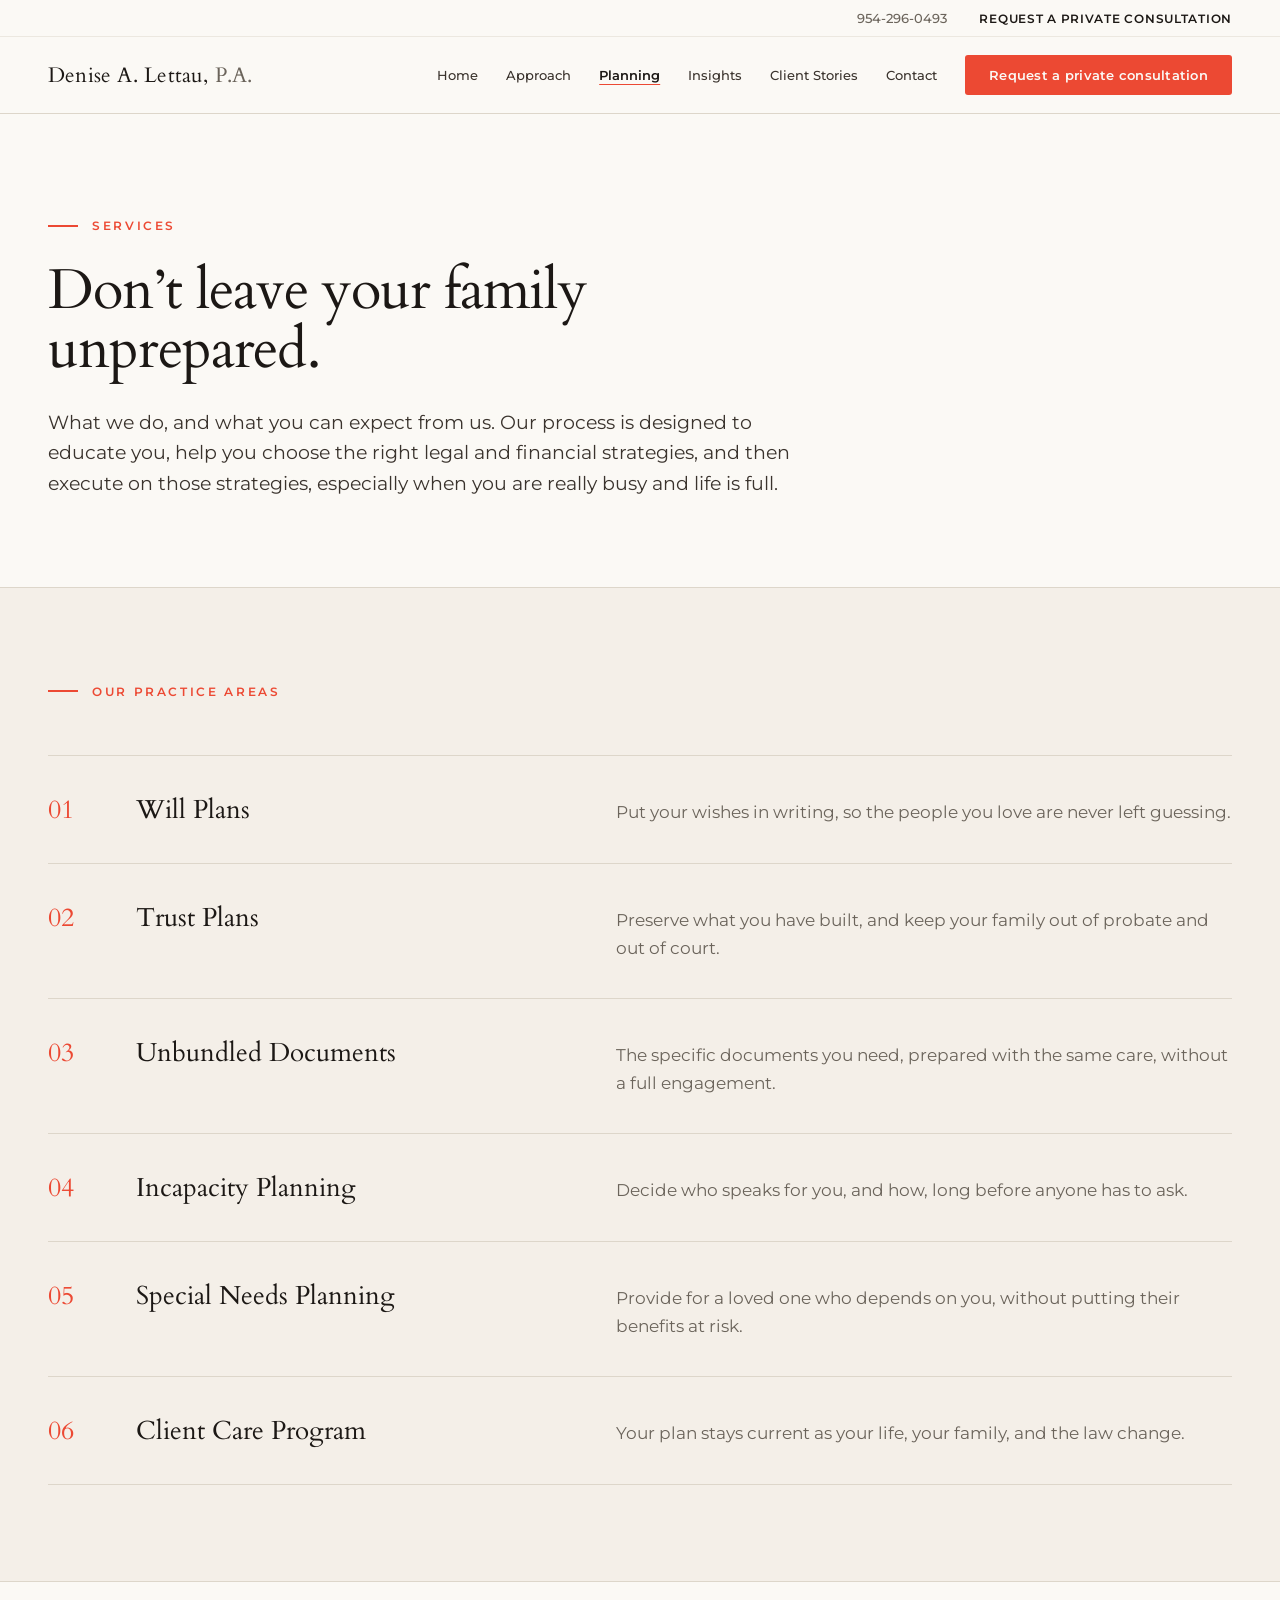
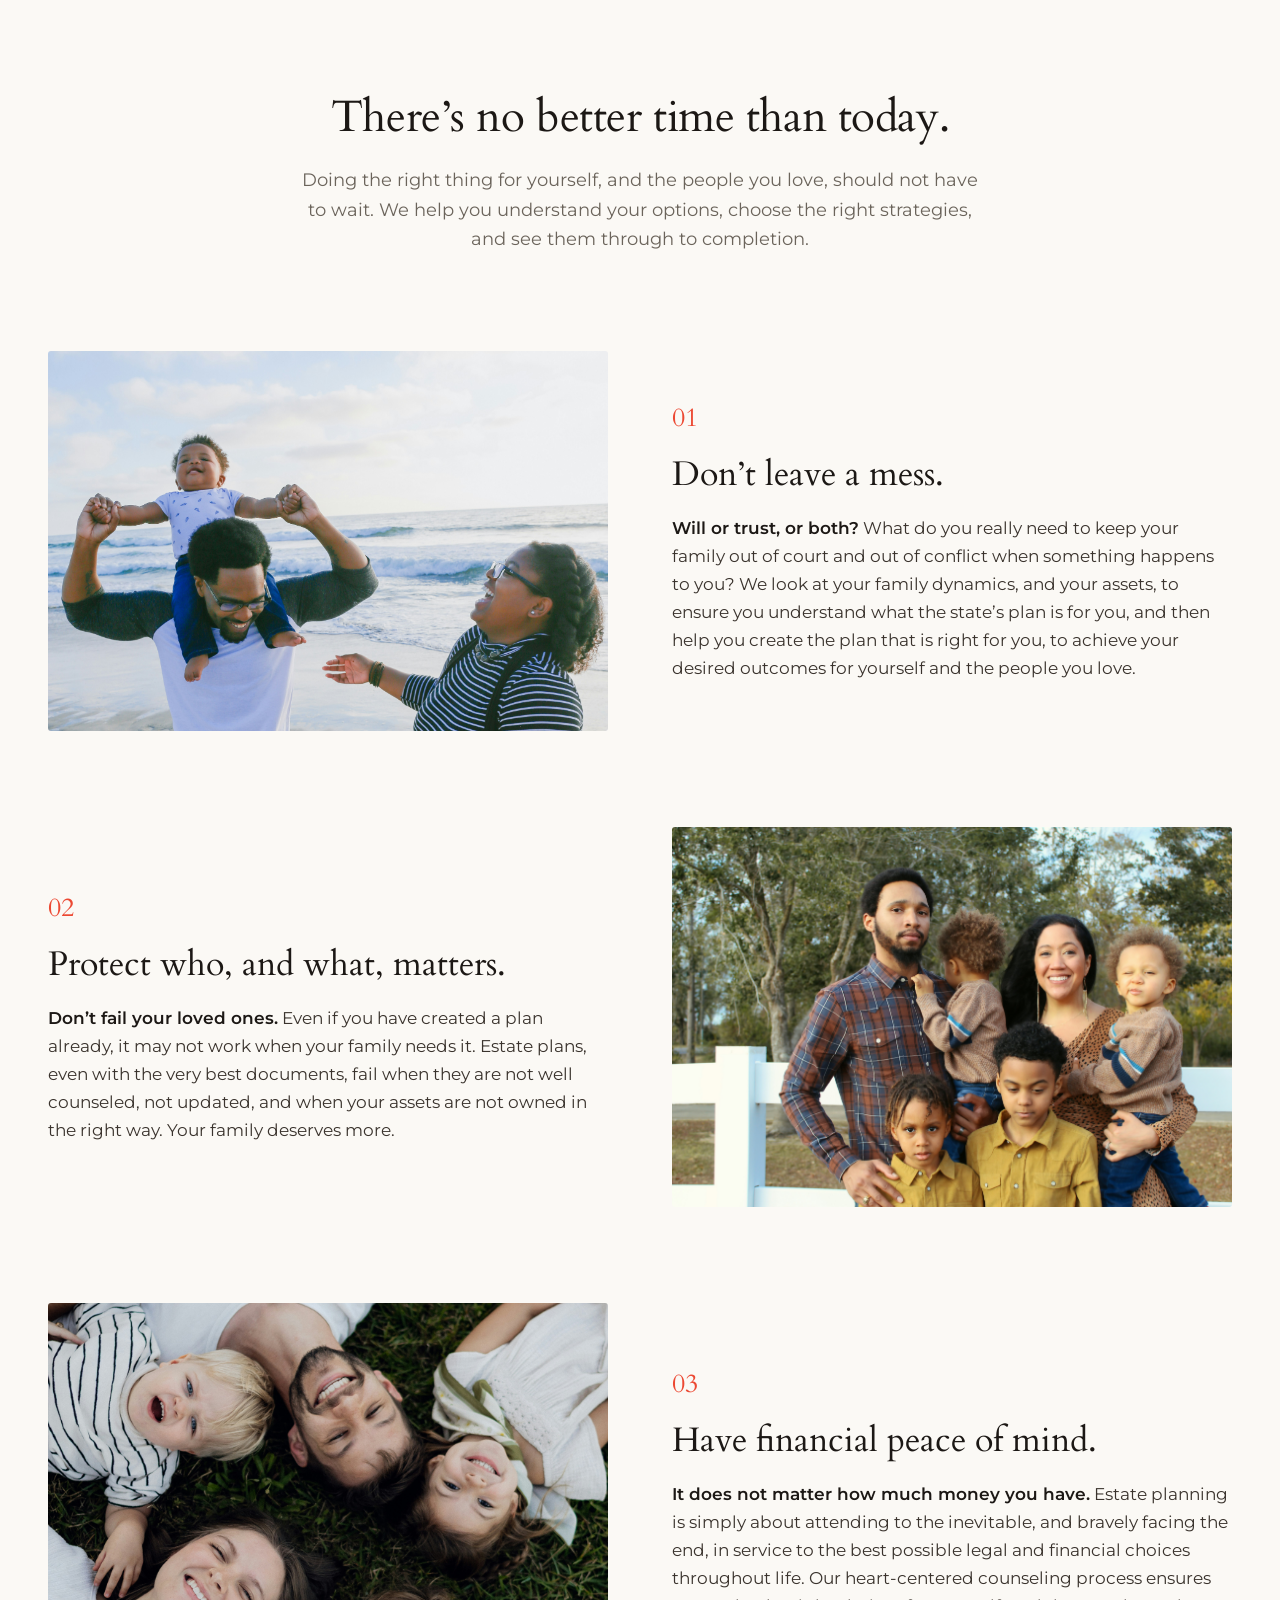
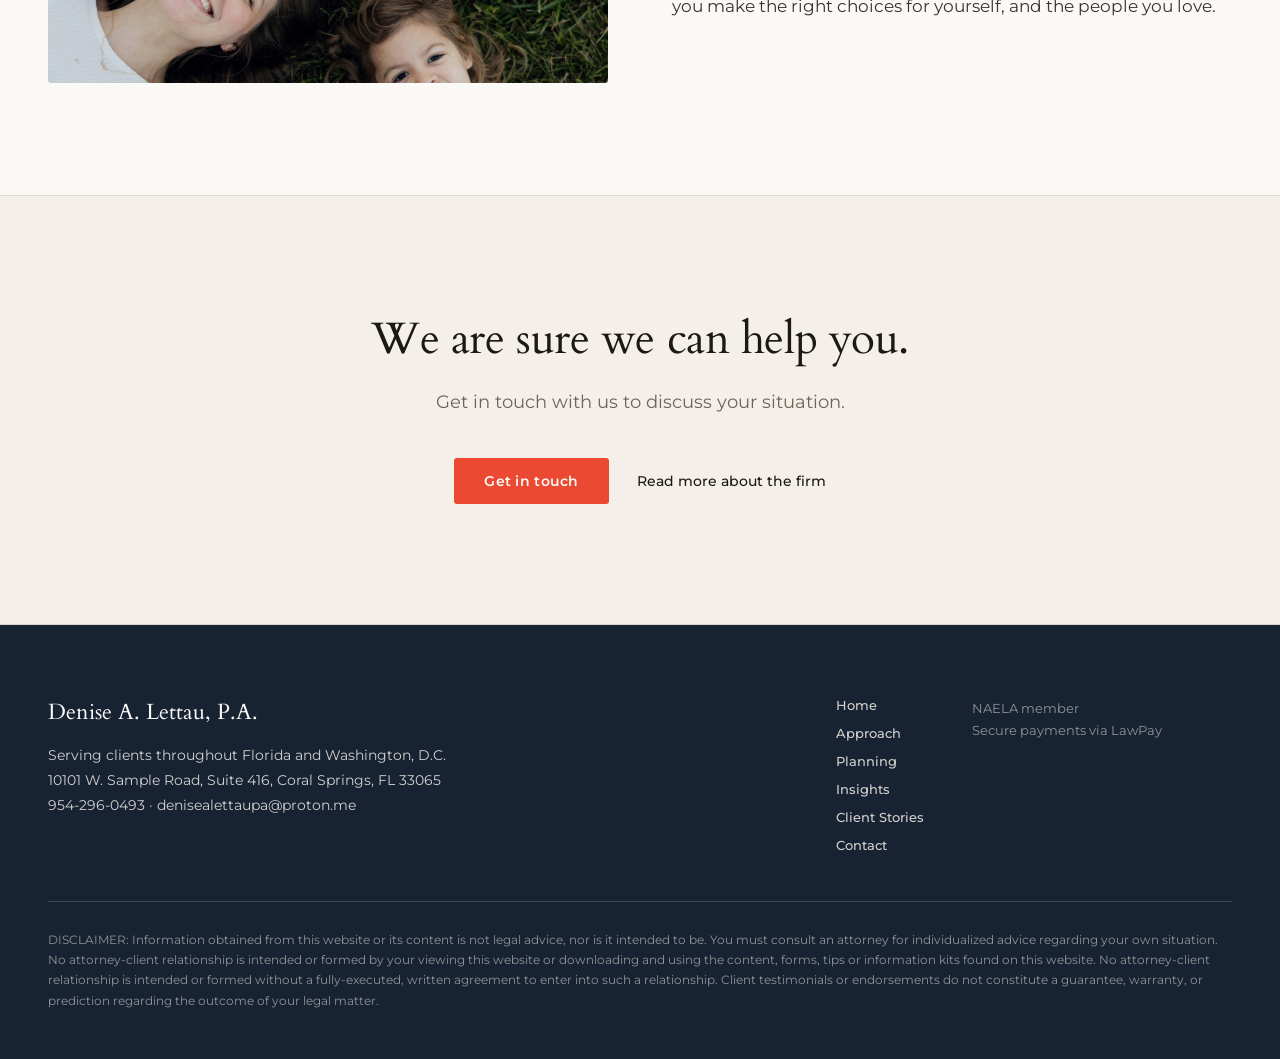
<file: planning.html>
<!DOCTYPE html>
<html lang="en">
<head>
<meta charset="utf-8">
<meta name="viewport" content="width=device-width, initial-scale=1">
<title>Services — Denise A. Lettau, P.A.</title>
<meta name="description" content="Will plans, trust plans, incapacity and special needs planning, and ongoing client care — estate and legacy planning services from Denise A. Lettau, P.A.">
<link rel="preconnect" href="https://fonts.googleapis.com">
<link rel="preconnect" href="https://fonts.gstatic.com" crossorigin>
<link href="https://fonts.googleapis.com/css2?family=Cardo:ital,wght@0,400;0,700;1,400&family=Montserrat:wght@400;500;600&display=swap" rel="stylesheet">
<link rel="stylesheet" href="assets/site.css">
</head>
<body>
<div style="background: #FBF9F5; min-height: 100vh">

  <!-- Utility bar -->
  <div style="display: flex; justify-content: flex-end; align-items: center; gap: 32px; max-width: 1200px; margin: 0 auto; padding: 10px 48px; font-size: 13px; color: #6B645B">
    <a href="tel:954-296-0493" style="color: #6B645B; font-weight: 500">954-296-0493</a>
    <a href="contact.html" style="color: #1C1815; font-weight: 600; font-size: 12px; letter-spacing: 0.06em; text-transform: uppercase">Request a private consultation</a>
  </div>
  <div style="height: 1px; background: #DDD6CA; transform: scaleY(0.5)"></div>

  <!-- Nav -->
  <nav style="position: sticky; top: 0; z-index: 50; background: rgba(251,249,245,0.94); backdrop-filter: blur(8px); border-bottom: 0.5px solid #DDD6CA">
    <div style="display: flex; align-items: center; justify-content: space-between; gap: 32px; max-width: 1200px; margin: 0 auto; padding: 18px 48px; flex-wrap: wrap">
      <a href="index.html" style="font-family: 'Cardo', Georgia, serif; font-size: 21px; color: #1C1815; text-decoration: none; letter-spacing: 0.01em; white-space: nowrap">Denise A. Lettau, <span style="color: #6B645B">P.A.</span></a>
      <button type="button" class="menu-btn" style="background: none; border: 1px solid #DDD6CA; border-radius: 3px; padding: 10px 18px; font-family: 'Montserrat', system-ui, sans-serif; font-size: 12px; font-weight: 600; letter-spacing: 0.08em; text-transform: uppercase; color: #1C1815; cursor: pointer">Menu</button>
      <div class="nav-links" style="display: flex; align-items: center; gap: 28px; flex-wrap: wrap">
        <a href="index.html" style="font-size: 13px; font-weight: 500; color: #3A332D">Home</a>
        <a href="approach.html" style="font-size: 13px; font-weight: 500; color: #3A332D">Approach</a>
        <a href="planning.html" style="font-size: 13px; font-weight: 600; color: #1C1815; text-decoration: underline; text-decoration-color: #EC4933; text-underline-offset: 4px">Planning</a>
        <a href="insights.html" style="font-size: 13px; font-weight: 500; color: #3A332D">Insights</a>
        <a href="client-stories.html" style="font-size: 13px; font-weight: 500; color: #3A332D">Client Stories</a>
        <a href="contact.html" style="font-size: 13px; font-weight: 500; color: #3A332D">Contact</a>
        <a href="contact.html" class="btn-red" style="background: #EC4933; color: #FBF9F5; font-size: 13px; font-weight: 600; letter-spacing: 0.02em; padding: 12px 24px; border-radius: 3px; text-decoration: none; white-space: nowrap">Request a private consultation</a>
      </div>
    </div>
    <div class="nav-mobile" style="flex-direction: column; padding: 4px 24px 16px; border-top: 0.5px solid #DDD6CA">
      <a href="index.html" style="padding: 13px 0; font-size: 15px; font-weight: 500; color: #1C1815; text-decoration: none; border-bottom: 0.5px solid #DDD6CA">Home</a>
      <a href="approach.html" style="padding: 13px 0; font-size: 15px; font-weight: 500; color: #1C1815; text-decoration: none; border-bottom: 0.5px solid #DDD6CA">Approach</a>
      <a href="planning.html" style="padding: 13px 0; font-size: 15px; font-weight: 500; color: #1C1815; text-decoration: none; border-bottom: 0.5px solid #DDD6CA">Planning</a>
      <a href="insights.html" style="padding: 13px 0; font-size: 15px; font-weight: 500; color: #1C1815; text-decoration: none; border-bottom: 0.5px solid #DDD6CA">Insights</a>
      <a href="client-stories.html" style="padding: 13px 0; font-size: 15px; font-weight: 500; color: #1C1815; text-decoration: none; border-bottom: 0.5px solid #DDD6CA">Client Stories</a>
      <a href="contact.html" style="padding: 13px 0; font-size: 15px; font-weight: 500; color: #1C1815; text-decoration: none; border-bottom: 0.5px solid #DDD6CA">Contact</a>
    </div>
  </nav>

  <!-- Page header -->
  <header data-reveal="1" style="max-width: 1200px; margin: 0 auto; padding: 104px 48px 88px">
    <div style="display: flex; align-items: center; gap: 14px; margin-bottom: 28px">
      <div style="width: 30px; height: 2px; background: #EC4933"></div>
      <span style="font-size: 12px; font-weight: 600; letter-spacing: 0.22em; text-transform: uppercase; color: #EC4933">Services</span>
    </div>
    <h1 style="font-family: 'Cardo', Georgia, serif; font-weight: 400; font-size: clamp(38px, 4.5vw, 56px); line-height: 1.06; letter-spacing: -0.015em; color: #1C1815; margin: 0 0 28px; max-width: 20ch; text-wrap: pretty">Don&rsquo;t leave your family unprepared.</h1>
    <p style="font-size: 19px; line-height: 1.6; color: #3A332D; margin: 0; max-width: 58ch; text-wrap: pretty">What we do, and what you can expect from us. Our process is designed to educate you, help you choose the right legal and financial strategies, and then execute on those strategies, especially when you are really busy and life is full.</p>
  </header>

  <!-- Practice areas -->
  <section data-reveal="1" style="border-top: 0.5px solid #DDD6CA; border-bottom: 0.5px solid #DDD6CA; background: #F4EFE8">
    <div style="max-width: 1200px; margin: 0 auto; padding: 96px 48px">
      <div style="display: flex; align-items: center; gap: 14px; margin-bottom: 56px">
        <div style="width: 30px; height: 2px; background: #EC4933"></div>
        <span style="font-size: 12px; font-weight: 600; letter-spacing: 0.22em; text-transform: uppercase; color: #EC4933">Our practice areas</span>
      </div>
      <div style="border-top: 0.5px solid #DDD6CA">
        <div style="display: flex; flex-wrap: wrap; gap: 24px; align-items: baseline; padding: 36px 0; border-bottom: 0.5px solid #DDD6CA">
          <div style="font-family: 'Cardo', Georgia, serif; font-size: 26px; color: #EC4933; flex: 0 0 64px">01</div>
          <h3 style="font-family: 'Cardo', Georgia, serif; font-weight: 400; font-size: 26px; line-height: 1.25; margin: 0; flex: 1 1 220px"><a class="title-link" href="#contact" style="color: #1C1815">Will Plans</a></h3>
          <p style="font-size: 17px; line-height: 1.65; color: #6B645B; margin: 0; flex: 1 1 380px; text-wrap: pretty">Put your wishes in writing, so the people you love are never left guessing.</p>
        </div>
        <div style="display: flex; flex-wrap: wrap; gap: 24px; align-items: baseline; padding: 36px 0; border-bottom: 0.5px solid #DDD6CA">
          <div style="font-family: 'Cardo', Georgia, serif; font-size: 26px; color: #EC4933; flex: 0 0 64px">02</div>
          <h3 style="font-family: 'Cardo', Georgia, serif; font-weight: 400; font-size: 26px; line-height: 1.25; margin: 0; flex: 1 1 220px"><a class="title-link" href="#contact" style="color: #1C1815">Trust Plans</a></h3>
          <p style="font-size: 17px; line-height: 1.65; color: #6B645B; margin: 0; flex: 1 1 380px; text-wrap: pretty">Preserve what you have built, and keep your family out of probate and out of court.</p>
        </div>
        <div style="display: flex; flex-wrap: wrap; gap: 24px; align-items: baseline; padding: 36px 0; border-bottom: 0.5px solid #DDD6CA">
          <div style="font-family: 'Cardo', Georgia, serif; font-size: 26px; color: #EC4933; flex: 0 0 64px">03</div>
          <h3 style="font-family: 'Cardo', Georgia, serif; font-weight: 400; font-size: 26px; line-height: 1.25; margin: 0; flex: 1 1 220px"><a class="title-link" href="#contact" style="color: #1C1815">Unbundled Documents</a></h3>
          <p style="font-size: 17px; line-height: 1.65; color: #6B645B; margin: 0; flex: 1 1 380px; text-wrap: pretty">The specific documents you need, prepared with the same care, without a full engagement.</p>
        </div>
        <div style="display: flex; flex-wrap: wrap; gap: 24px; align-items: baseline; padding: 36px 0; border-bottom: 0.5px solid #DDD6CA">
          <div style="font-family: 'Cardo', Georgia, serif; font-size: 26px; color: #EC4933; flex: 0 0 64px">04</div>
          <h3 style="font-family: 'Cardo', Georgia, serif; font-weight: 400; font-size: 26px; line-height: 1.25; margin: 0; flex: 1 1 220px"><a class="title-link" href="#contact" style="color: #1C1815">Incapacity Planning</a></h3>
          <p style="font-size: 17px; line-height: 1.65; color: #6B645B; margin: 0; flex: 1 1 380px; text-wrap: pretty">Decide who speaks for you, and how, long before anyone has to ask.</p>
        </div>
        <div style="display: flex; flex-wrap: wrap; gap: 24px; align-items: baseline; padding: 36px 0; border-bottom: 0.5px solid #DDD6CA">
          <div style="font-family: 'Cardo', Georgia, serif; font-size: 26px; color: #EC4933; flex: 0 0 64px">05</div>
          <h3 style="font-family: 'Cardo', Georgia, serif; font-weight: 400; font-size: 26px; line-height: 1.25; margin: 0; flex: 1 1 220px"><a class="title-link" href="#contact" style="color: #1C1815">Special Needs Planning</a></h3>
          <p style="font-size: 17px; line-height: 1.65; color: #6B645B; margin: 0; flex: 1 1 380px; text-wrap: pretty">Provide for a loved one who depends on you, without putting their benefits at risk.</p>
        </div>
        <div style="display: flex; flex-wrap: wrap; gap: 24px; align-items: baseline; padding: 36px 0; border-bottom: 0.5px solid #DDD6CA">
          <div style="font-family: 'Cardo', Georgia, serif; font-size: 26px; color: #EC4933; flex: 0 0 64px">06</div>
          <h3 style="font-family: 'Cardo', Georgia, serif; font-weight: 400; font-size: 26px; line-height: 1.25; margin: 0; flex: 1 1 220px"><a class="title-link" href="#contact" style="color: #1C1815">Client Care Program</a></h3>
          <p style="font-size: 17px; line-height: 1.65; color: #6B645B; margin: 0; flex: 1 1 380px; text-wrap: pretty">Your plan stays current as your life, your family, and the law change.</p>
        </div>
      </div>
    </div>
  </section>

  <!-- There's no better time -->
  <section data-reveal="1" style="max-width: 880px; margin: 0 auto; padding: 112px 48px 96px; text-align: center">
    <h2 style="font-family: 'Cardo', Georgia, serif; font-weight: 400; font-size: clamp(30px, 3.4vw, 44px); line-height: 1.1; letter-spacing: -0.01em; color: #1C1815; margin: 0 0 24px; text-wrap: pretty">There&rsquo;s no better time than today.</h2>
    <p style="font-size: 18px; line-height: 1.65; color: #6B645B; margin: 0 auto; max-width: 58ch; text-wrap: pretty">Doing the right thing for yourself, and the people you love, should not have to wait. We help you understand your options, choose the right strategies, and see them through to completion.</p>
  </section>

  <!-- Three editorial blocks -->
  <section data-reveal="1" style="max-width: 1200px; margin: 0 auto; padding: 0 48px 112px; display: flex; flex-direction: column; gap: 96px">
    <div style="display: grid; grid-template-columns: repeat(auto-fit, minmax(320px, 1fr)); gap: 64px; align-items: center">
      <div style="position: relative; min-height: 380px">
        <img src="images/services-1.jpg" alt="Warm interior with refined architecture and natural light" style="position: absolute; inset: 0; width: 100%; height: 100%; object-fit: cover; border-radius: 3px">
      </div>
      <div>
        <div style="font-family: 'Cardo', Georgia, serif; font-size: 26px; color: #EC4933; margin-bottom: 20px">01</div>
        <h3 style="font-family: 'Cardo', Georgia, serif; font-weight: 400; font-size: clamp(26px, 2.8vw, 34px); line-height: 1.15; color: #1C1815; margin: 0 0 20px; text-wrap: pretty">Don&rsquo;t leave a mess.</h3>
        <p style="font-size: 17px; line-height: 1.65; color: #3A332D; margin: 0; text-wrap: pretty"><strong style="font-weight: 600; color: #1C1815">Will or trust, or both?</strong> What do you really need to keep your family out of court and out of conflict when something happens to you? We look at your family dynamics, and your assets, to ensure you understand what the state&rsquo;s plan is for you, and then help you create the plan that is right for you, to achieve your desired outcomes for yourself and the people you love.</p>
      </div>
    </div>
    <div style="display: grid; grid-template-columns: repeat(auto-fit, minmax(320px, 1fr)); gap: 64px; align-items: center; direction: rtl">
      <div style="position: relative; min-height: 380px; direction: ltr">
        <img src="images/services-2.jpg" alt="Generations of a family together" style="position: absolute; inset: 0; width: 100%; height: 100%; object-fit: cover; border-radius: 3px">
      </div>
      <div style="direction: ltr">
        <div style="font-family: 'Cardo', Georgia, serif; font-size: 26px; color: #EC4933; margin-bottom: 20px">02</div>
        <h3 style="font-family: 'Cardo', Georgia, serif; font-weight: 400; font-size: clamp(26px, 2.8vw, 34px); line-height: 1.15; color: #1C1815; margin: 0 0 20px; text-wrap: pretty">Protect who, and what, matters.</h3>
        <p style="font-size: 17px; line-height: 1.65; color: #3A332D; margin: 0; text-wrap: pretty"><strong style="font-weight: 600; color: #1C1815">Don&rsquo;t fail your loved ones.</strong> Even if you have created a plan already, it may not work when your family needs it. Estate plans, even with the very best documents, fail when they are not well counseled, not updated, and when your assets are not owned in the right way. Your family deserves more.</p>
      </div>
    </div>
    <div style="display: grid; grid-template-columns: repeat(auto-fit, minmax(320px, 1fr)); gap: 64px; align-items: center">
      <div style="position: relative; min-height: 380px">
        <img src="images/services-3.jpg" alt="A quiet moment, hands and heirloom in warm light" style="position: absolute; inset: 0; width: 100%; height: 100%; object-fit: cover; border-radius: 3px">
      </div>
      <div>
        <div style="font-family: 'Cardo', Georgia, serif; font-size: 26px; color: #EC4933; margin-bottom: 20px">03</div>
        <h3 style="font-family: 'Cardo', Georgia, serif; font-weight: 400; font-size: clamp(26px, 2.8vw, 34px); line-height: 1.15; color: #1C1815; margin: 0 0 20px; text-wrap: pretty">Have financial peace of mind.</h3>
        <p style="font-size: 17px; line-height: 1.65; color: #3A332D; margin: 0; text-wrap: pretty"><strong style="font-weight: 600; color: #1C1815">It does not matter how much money you have.</strong> Estate planning is simply about attending to the inevitable, and bravely facing the end, in service to the best possible legal and financial choices throughout life. Our heart-centered counseling process ensures you make the right choices for yourself, and the people you love.</p>
      </div>
    </div>
  </section>

  <!-- Closing CTA -->
  <section data-reveal="1" id="contact" style="background: #F4EFE8; border-top: 0.5px solid #DDD6CA">
    <div style="max-width: 880px; margin: 0 auto; padding: 120px 48px; text-align: center">
      <h2 style="font-family: 'Cardo', Georgia, serif; font-weight: 400; font-size: clamp(30px, 3.4vw, 44px); line-height: 1.1; letter-spacing: -0.01em; color: #1C1815; margin: 0 0 24px; text-wrap: pretty">We are sure we can help you.</h2>
      <p style="font-size: 18px; line-height: 1.65; color: #6B645B; margin: 0 auto 40px; max-width: 48ch; text-wrap: pretty">Get in touch with us to discuss your situation.</p>
      <div style="display: flex; justify-content: center; align-items: center; gap: 28px; flex-wrap: wrap">
        <a href="contact.html" class="btn-red" style="display: inline-block; background: #EC4933; color: #FBF9F5; font-size: 14px; font-weight: 600; letter-spacing: 0.02em; padding: 14px 30px; border-radius: 3px; text-decoration: none">Get in touch</a>
        <a href="approach.html" style="font-size: 14px; font-weight: 500; color: #1C1815">Read more about the firm</a>
      </div>
    </div>
  </section>

  <!-- Footer -->
  <footer style="background: #172333; border-top: 0.5px solid #DDD6CA">
    <div style="max-width: 1200px; margin: 0 auto; padding: 72px 48px 48px">
      <div style="display: flex; flex-wrap: wrap; justify-content: space-between; gap: 48px; padding-bottom: 48px">
        <div style="flex: 1 1 320px">
          <div style="font-family: 'Cardo', Georgia, serif; font-size: 22px; color: #FBF9F5; margin-bottom: 16px">Denise A. Lettau, P.A.</div>
          <div style="font-size: 14px; line-height: 1.8; color: rgba(244,239,232,0.85)">
            Serving clients throughout Florida and Washington, D.C.<br>
            10101 W. Sample Road, Suite 416, Coral Springs, FL 33065<br>
            <a href="tel:954-296-0493" style="color: rgba(244,239,232,0.85)">954-296-0493</a> · <a href="mailto:denisealettaupa@proton.me" style="color: rgba(244,239,232,0.85)">denisealettaupa@proton.me</a>
          </div>
        </div>
        <div style="display: flex; flex-direction: column; gap: 12px">
          <a href="index.html" style="font-size: 13px; font-weight: 500; color: rgba(244,239,232,0.85)">Home</a>
          <a href="approach.html" style="font-size: 13px; font-weight: 500; color: rgba(244,239,232,0.85)">Approach</a>
          <a href="planning.html" style="font-size: 13px; font-weight: 500; color: rgba(244,239,232,0.85)">Planning</a>
          <a href="insights.html" style="font-size: 13px; font-weight: 500; color: rgba(244,239,232,0.85)">Insights</a>
          <a href="client-stories.html" style="font-size: 13px; font-weight: 500; color: rgba(244,239,232,0.85)">Client Stories</a>
          <a href="contact.html" style="font-size: 13px; font-weight: 500; color: rgba(244,239,232,0.85)">Contact</a>
        </div>
        <div style="flex: 0 1 260px; font-size: 13px; line-height: 1.7; color: rgba(244,239,232,0.55)">
          NAELA member<br>
          Secure payments via LawPay
        </div>
      </div>
      <div style="border-top: 0.5px solid rgba(244,239,232,0.18); padding-top: 28px; font-size: 12px; line-height: 1.7; color: rgba(244,239,232,0.55); text-wrap: pretty">
        DISCLAIMER: Information obtained from this website or its content is not legal advice, nor is it intended to be. You must consult an attorney for individualized advice regarding your own situation. No attorney-client relationship is intended or formed by your viewing this website or downloading and using the content, forms, tips or information kits found on this website. No attorney-client relationship is intended or formed without a fully-executed, written agreement to enter into such a relationship. Client testimonials or endorsements do not constitute a guarantee, warranty, or prediction regarding the outcome of your legal matter.
      </div>
    </div>
  </footer>

</div>
<script src="assets/site.js"></script>
</body>
</html>
</file>
<file: assets/site.css>
html, body { margin: 0; padding: 0; background: #FBF9F5; }
body { font-family: "Montserrat", system-ui, sans-serif; color: #3A332D; -webkit-font-smoothing: antialiased; }

a { color: #1C1815; text-decoration: underline; text-decoration-color: transparent; text-underline-offset: 4px; text-decoration-thickness: 1.5px; transition: text-decoration-color 200ms cubic-bezier(.22,.61,.36,1); }
a:hover { text-decoration-color: #EC4933; }

img { display: block; }

.btn-red:hover { background: #D23C29 !important; }
.btn-bone:hover { background: #FBF9F5 !important; }

.title-link { text-underline-offset: 5px; }

input:focus, textarea:focus { outline: 2px solid #EC4933; outline-offset: 1px; }

/* Responsive nav — desktop links vs mobile Menu button (breakpoint 1180px) */
.menu-btn { display: none; }
.nav-mobile { display: none; }
@media (max-width: 1179px) {
  .nav-links { display: none !important; }
  .menu-btn { display: inline-block !important; }
  .nav-mobile.open { display: flex !important; }
}

/* Scroll reveal — falls back to a plain fade-in on load where unsupported */
@keyframes lettauRise { from { opacity: 0; transform: translateY(12px); } to { opacity: 1; transform: none; } }
@media (prefers-reduced-motion: no-preference) {
  [data-reveal] { animation: lettauRise 0.8s cubic-bezier(.22,.61,.36,1) both; animation-timeline: view(); animation-range: entry 0% entry 25%; }
}
</file>
